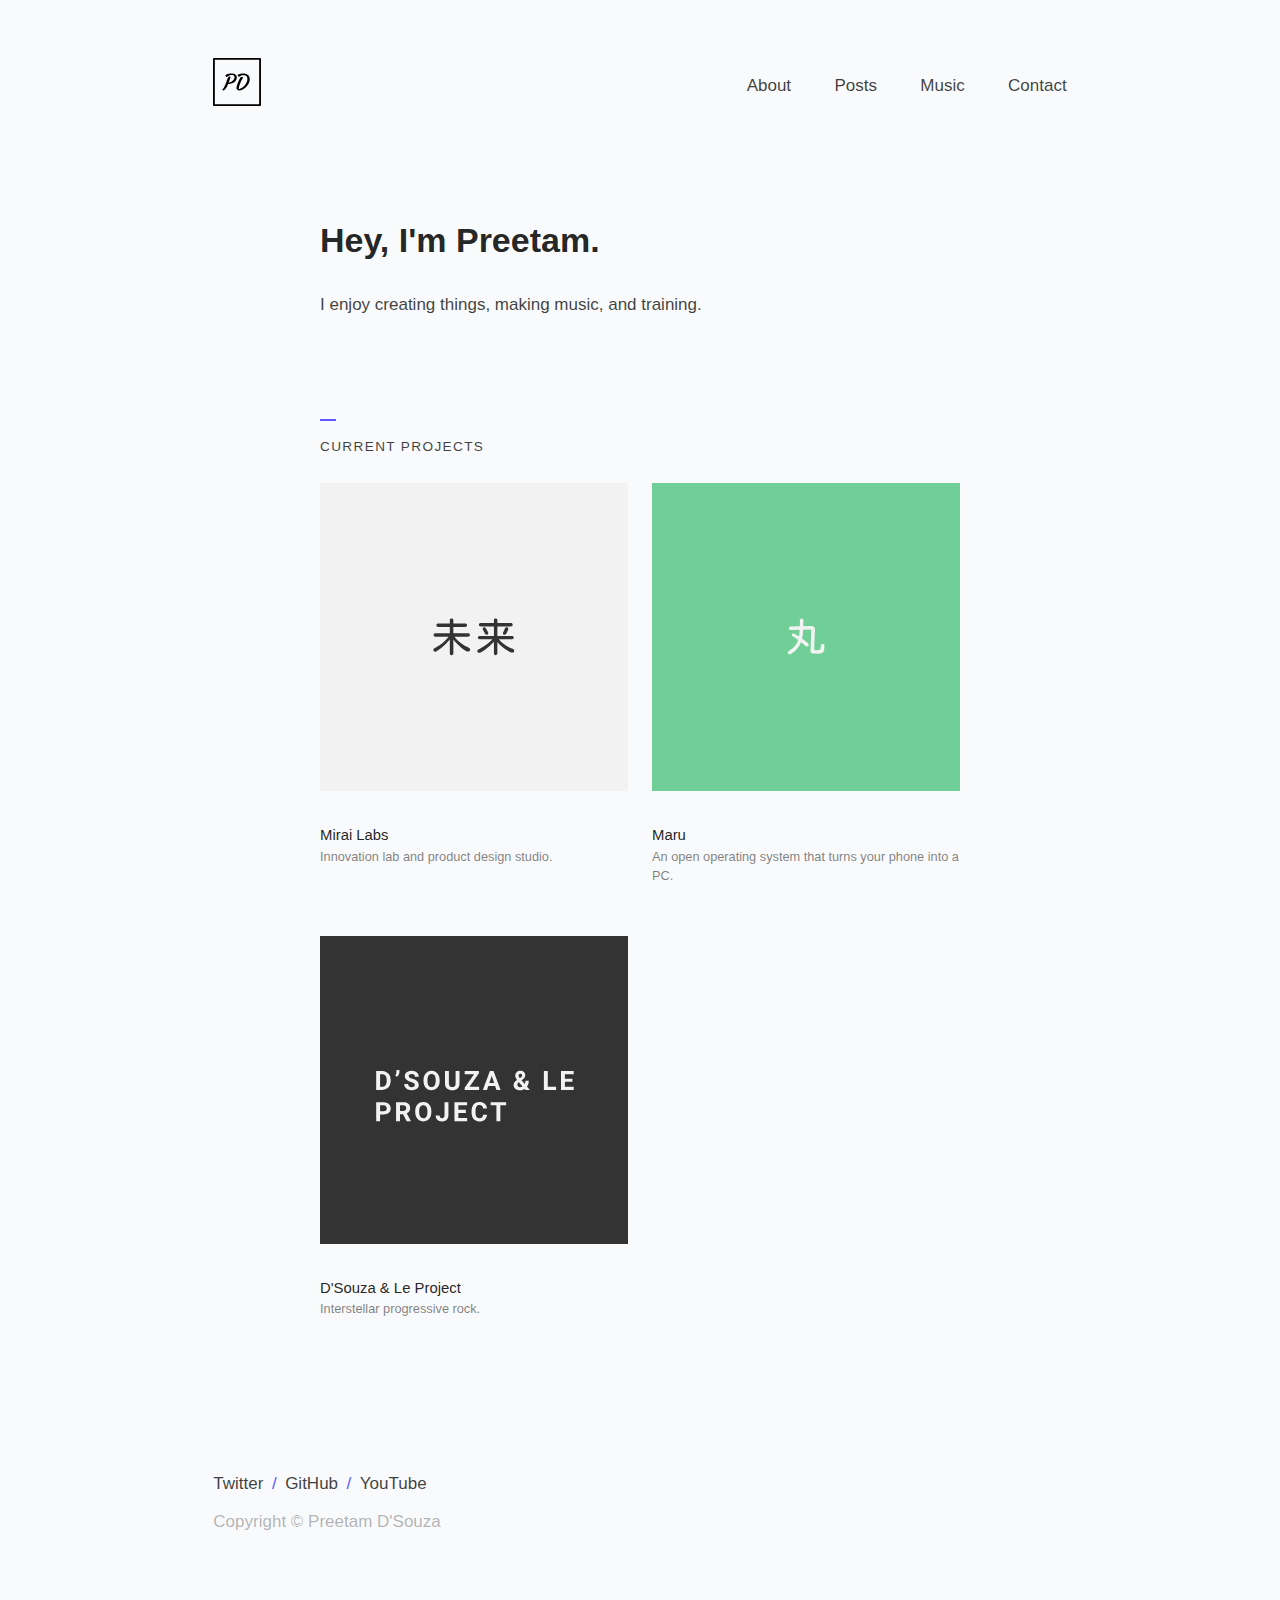
<file: index.html>
<!DOCTYPE html>
<html><head><meta charset="utf-8"><meta content="width=device-width, initial-scale=1.0" name="viewport"><title>Preetam D'Souza</title><meta content="Preetam D&apos;Souza" property="og:title"><meta content="summary" name="twitter:card"><link href="/main.css" rel="stylesheet"><script src="/js/main.js"></script><script async="async" src="https://www.googletagmanager.com/gtag/js?id=UA-69609702-2"></script><script src="/js/analytics.js"></script></head><body><html><header class="section container-lg flex justify-between items-center"><a class="invisible" href="/"><img class="logo" src="/images/icons/logo.svg"></a><nav><ol class="flex justify-between"><li><a href="/about/">About</a></li><li><a href="/post/">Posts</a></li><li><a href="/music/">Music</a></li><li><a href="/contact/">Contact</a></li></ol></nav></header></html><html><main><section class="section hero"><div class="container"><h1>Hey, I'm Preetam.</h1><p>I enjoy creating things, making music, and training.</p></div></section><section class="section"><div class="container"><header class="flex items-center"><h2 class="title uppercase tracking-widest text-sm text-normal">Current Projects</h2></header><div class="section-body"><div class="grid"><div class="grid-item"><div class="project"><div class="t--scale-on-hover"><a class="invisible" href="https://mirailabs.io"><img alt="Mirai Labs" src="images/projects/mirai.svg"></a></div><h1 class="text-sm font-normal mb-0">Mirai Labs</h1><h2 class="subtitle text-xs">Innovation lab and product design studio.</h2></div></div><div class="grid-item"><div class="project"><div class="t--scale-on-hover"><a class="invisible" href="https://maruos.com"><img alt="Maru" src="images/projects/maru.svg"></a></div><h1 class="text-sm font-normal mb-0">Maru</h1><h2 class="subtitle text-xs">An open operating system that turns your phone into a PC.</h2></div></div><div class="grid-item"><div class="project"><div class="t--scale-on-hover"><a class="invisible" href="https://dsouzaleproject.bandcamp.com"><img alt="D&apos;Souza &amp; Le Project" src="images/projects/dsouzaleproject.svg"></a></div><h1 class="text-sm font-normal mb-0">D'Souza & Le Project</h1><h2 class="subtitle text-xs">Interstellar progressive rock.</h2></div></div></div></div></div></section></main></html><html><footer class="section"><div class="container-lg flex flex-col items-start"><ol class="social flex justify-between items-start"><li><a class="invisible" href="https://twitter.com/preetamdsouza">Twitter</a><span class="separator mx-2">/</span></li><li><a class="invisible" href="https://github.com/pdsouza">GitHub</a><span class="separator mx-2">/</span></li><li><a class="invisible" href="https://www.youtube.com/channel/UCcRjxpCiZ2YkNZqAlzL_AQA">YouTube</a></li></ol><p class="text-dim">Copyright © Preetam D'Souza</p></div></footer></html></body></html>
</file>
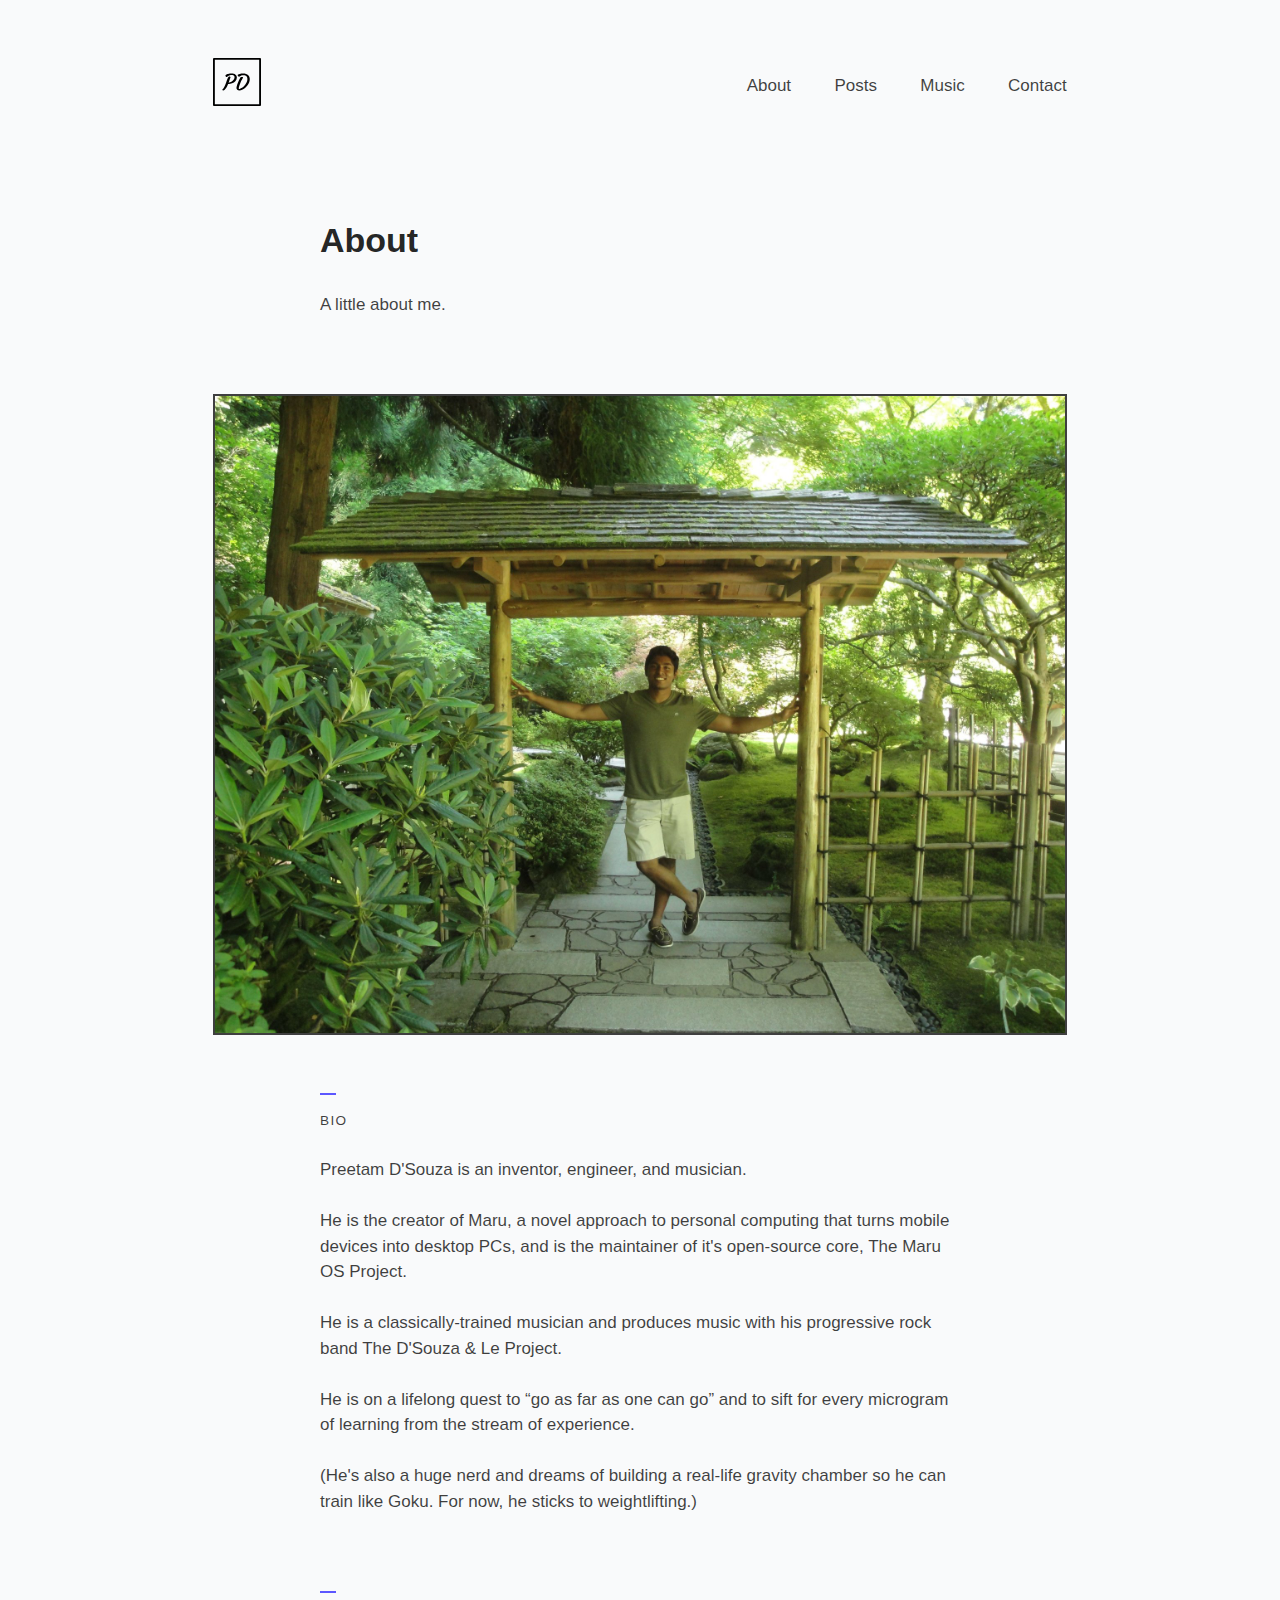
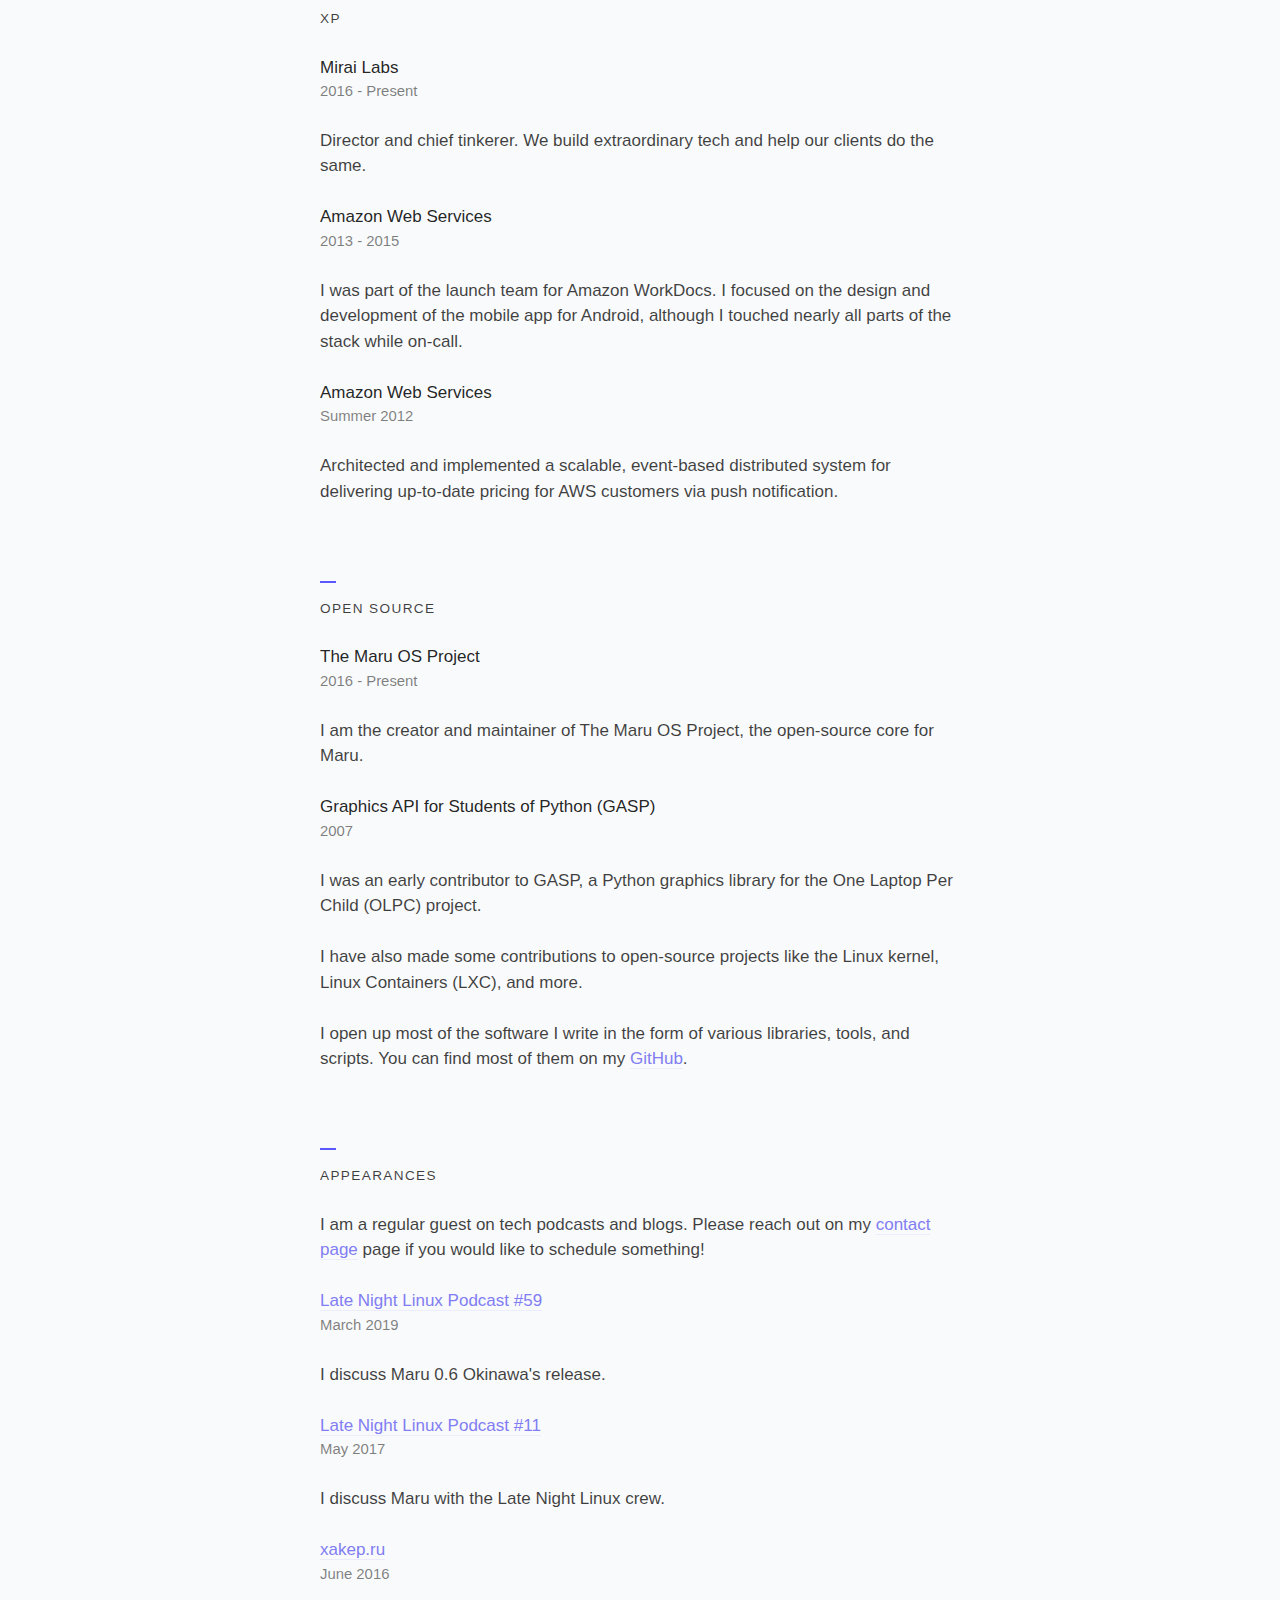
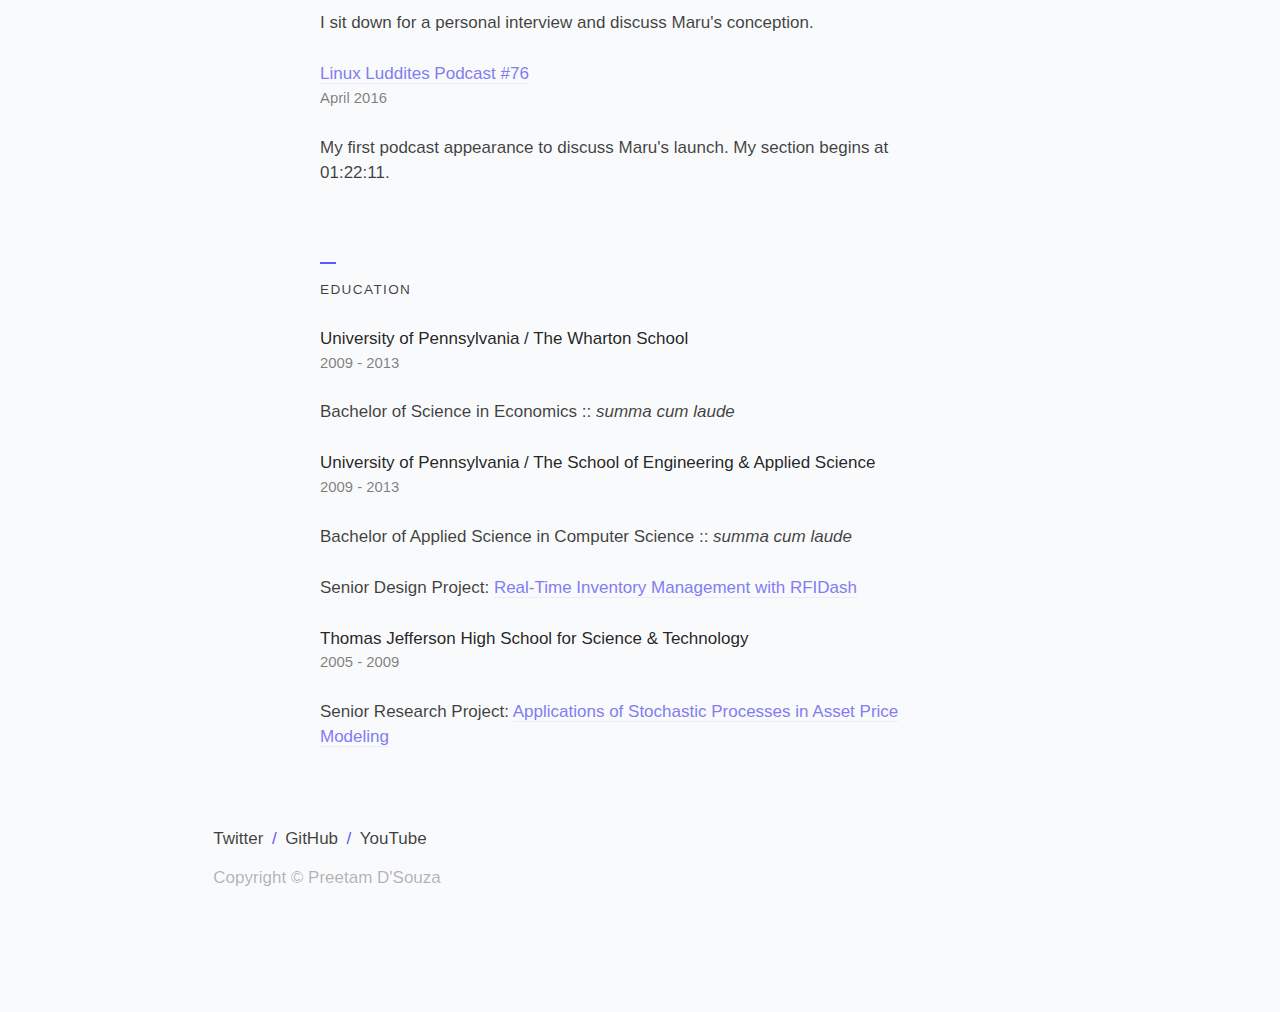
<file: about/index.html>
<!DOCTYPE html>
<html><head><meta charset="utf-8"><meta content="width=device-width, initial-scale=1.0" name="viewport"><title>Preetam D'Souza</title><meta content="Preetam D&apos;Souza" property="og:title"><meta content="summary" name="twitter:card"><link href="/main.css" rel="stylesheet"><script src="/js/main.js"></script><script async="async" src="https://www.googletagmanager.com/gtag/js?id=UA-69609702-2"></script><script src="/js/analytics.js"></script></head><body><html><header class="section container-lg flex justify-between items-center"><a class="invisible" href="/"><img class="logo" src="/images/icons/logo.svg"></a><nav><ol class="flex justify-between"><li><a href="/about/">About</a></li><li><a href="/post/">Posts</a></li><li><a href="/music/">Music</a></li><li><a href="/contact/">Contact</a></li></ol></nav></header></html><html><section class="section hero container"><h1>About</h1><p>A little about me.</p></section><section class="section container-lg"><img class="outlined" src="/images/me-zen.jpg"></section><section class="section"><div class="container"><header class="flex items-center"><h2 class="title uppercase tracking-widest text-sm text-normal">Bio</h2></header><div class="section-body"><p>Preetam D'Souza is an inventor, engineer, and musician.</p><p>He is the creator of Maru, a novel approach to personal computing that turns mobile devices into desktop PCs, and is the maintainer of it's open-source core, The Maru OS Project.</p><p>He is a classically-trained musician and produces music with his progressive rock band The D'Souza & Le Project.</p><p>He is on a lifelong quest to “go as far as one can go” and to sift for every microgram of learning from the stream of experience.</p><p>(He's also a huge nerd and dreams of building a real-life gravity chamber so he can train like Goku. For now, he sticks to weightlifting.)</p></div></div></section><section class="section"><div class="container"><header class="flex items-center"><h2 class="title uppercase tracking-widest text-sm text-normal">XP</h2></header><div class="section-body"><ol><li><h3 class="title text-base">Mirai Labs</h3><h4 class="subtitle text-sm">2016 - Present</h4><p>Director and chief tinkerer. We build extraordinary tech and help our clients do the same.</p></li><li><h3 class="title text-base">Amazon Web Services</h3><h4 class="subtitle text-sm">2013 - 2015</h4><p>I was part of the launch team for Amazon WorkDocs. I focused on the design and development of the mobile app for Android, although I touched nearly all parts of the stack while on-call.</p></li><li><h3 class="title text-base">Amazon Web Services</h3><h4 class="subtitle text-sm">Summer 2012</h4><p>Architected and implemented a scalable, event-based distributed system for delivering up-to-date pricing for AWS customers via push notification.</p></li></ol></div></div></section><section class="section"><div class="container"><header class="flex items-center"><h2 class="title uppercase tracking-widest text-sm text-normal">Open Source</h2></header><div class="section-body"><ol><li><h3 class="title text-base">The Maru OS Project</h3><h4 class="subtitle text-sm">2016 - Present</h4><p>I am the creator and maintainer of The Maru OS Project, the open-source core for Maru.</p></li><li><h3 class="title text-base">Graphics API for Students of Python (GASP)</h3><h4 class="subtitle text-sm">2007</h4><p>I was an early contributor to GASP, a Python graphics library for the One Laptop Per Child (OLPC) project.</p></li></ol><p>I have also made some contributions to open-source projects like the Linux kernel, Linux Containers (LXC), and more.</p><p>I open up most of the software I write in the form of various libraries, tools, and scripts. You can find most of them on my <a href="https://github.com/pdsouza">GitHub</a>.</p></div></div></section><section class="section"><div class="container"><header class="flex items-center"><h2 class="title uppercase tracking-widest text-sm text-normal">Appearances</h2></header><div class="section-body"><p>I am a regular guest on tech podcasts and blogs. Please reach out on my <a href="/contact/">contact page</a> page if you would like to schedule something!</p><ol><li><h3 class="title text-base"><a href="https://latenightlinux.com/late-night-linux-episode-59/">Late Night Linux Podcast #59</a></h3><h4 class="subtitle text-sm">March 2019</h4><p>I discuss Maru 0.6 Okinawa's release.</p></li><li><h3 class="title text-base"><a href="https://latenightlinux.com/late-night-linux-episode-11/">Late Night Linux Podcast #11</a></h3><h4 class="subtitle text-sm">May 2017</h4><p>I discuss Maru with the Late Night Linux crew.</p></li><li><h3 class="title text-base"><a href="https://xakep.ru/2016/06/03/maru-os-test/">xakep.ru</a></h3><h4 class="subtitle text-sm">June 2016</h4><p>I sit down for a personal interview and discuss Maru's conception.</p></li><li><h3 class="title text-base"><a href="https://linuxluddites.com/shows/episode-76">Linux Luddites Podcast #76</a></h3><h4 class="subtitle text-sm">April 2016</h4><p>My first podcast appearance to discuss Maru's launch. My section begins at 01:22:11.</p></li></ol></div></div></section><section class="section"><div class="container"><header class="flex items-center"><h2 class="title uppercase tracking-widest text-sm text-normal">Education</h2></header><div class="section-body"><ol><li><h3 class="title text-base">University of Pennsylvania / The Wharton School</h3><h4 class="subtitle text-sm">2009 - 2013</h4><p>Bachelor of Science in Economics :: <em>summa cum laude</em></p></li><li><h3 class="title text-base">University of Pennsylvania / The School of Engineering & Applied Science</h3><h4 class="subtitle text-sm">2009 - 2013</h4><p>Bachelor of Applied Science in Computer Science :: <em>summa cum laude</em></p></li><p>Senior Design Project: <a href="/papers/rfidash_pdsouza.pdf">Real-Time Inventory Management with RFIDash</a></p><li><h3 class="title text-base">Thomas Jefferson High School for Science & Technology</h3><h4 class="subtitle text-sm">2005 - 2009</h4><p>Senior Research Project: <a href="/papers/asset-price-modeling_pdsouza.pdf">Applications of Stochastic Processes in Asset Price Modeling</a></p></li></ol></div></div></section></html><html><footer class="section"><div class="container-lg flex flex-col items-start"><ol class="social flex justify-between items-start"><li><a class="invisible" href="https://twitter.com/preetamdsouza">Twitter</a><span class="separator mx-2">/</span></li><li><a class="invisible" href="https://github.com/pdsouza">GitHub</a><span class="separator mx-2">/</span></li><li><a class="invisible" href="https://www.youtube.com/channel/UCcRjxpCiZ2YkNZqAlzL_AQA">YouTube</a></li></ol><p class="text-dim">Copyright © Preetam D'Souza</p></div></footer></html></body></html>
</file>
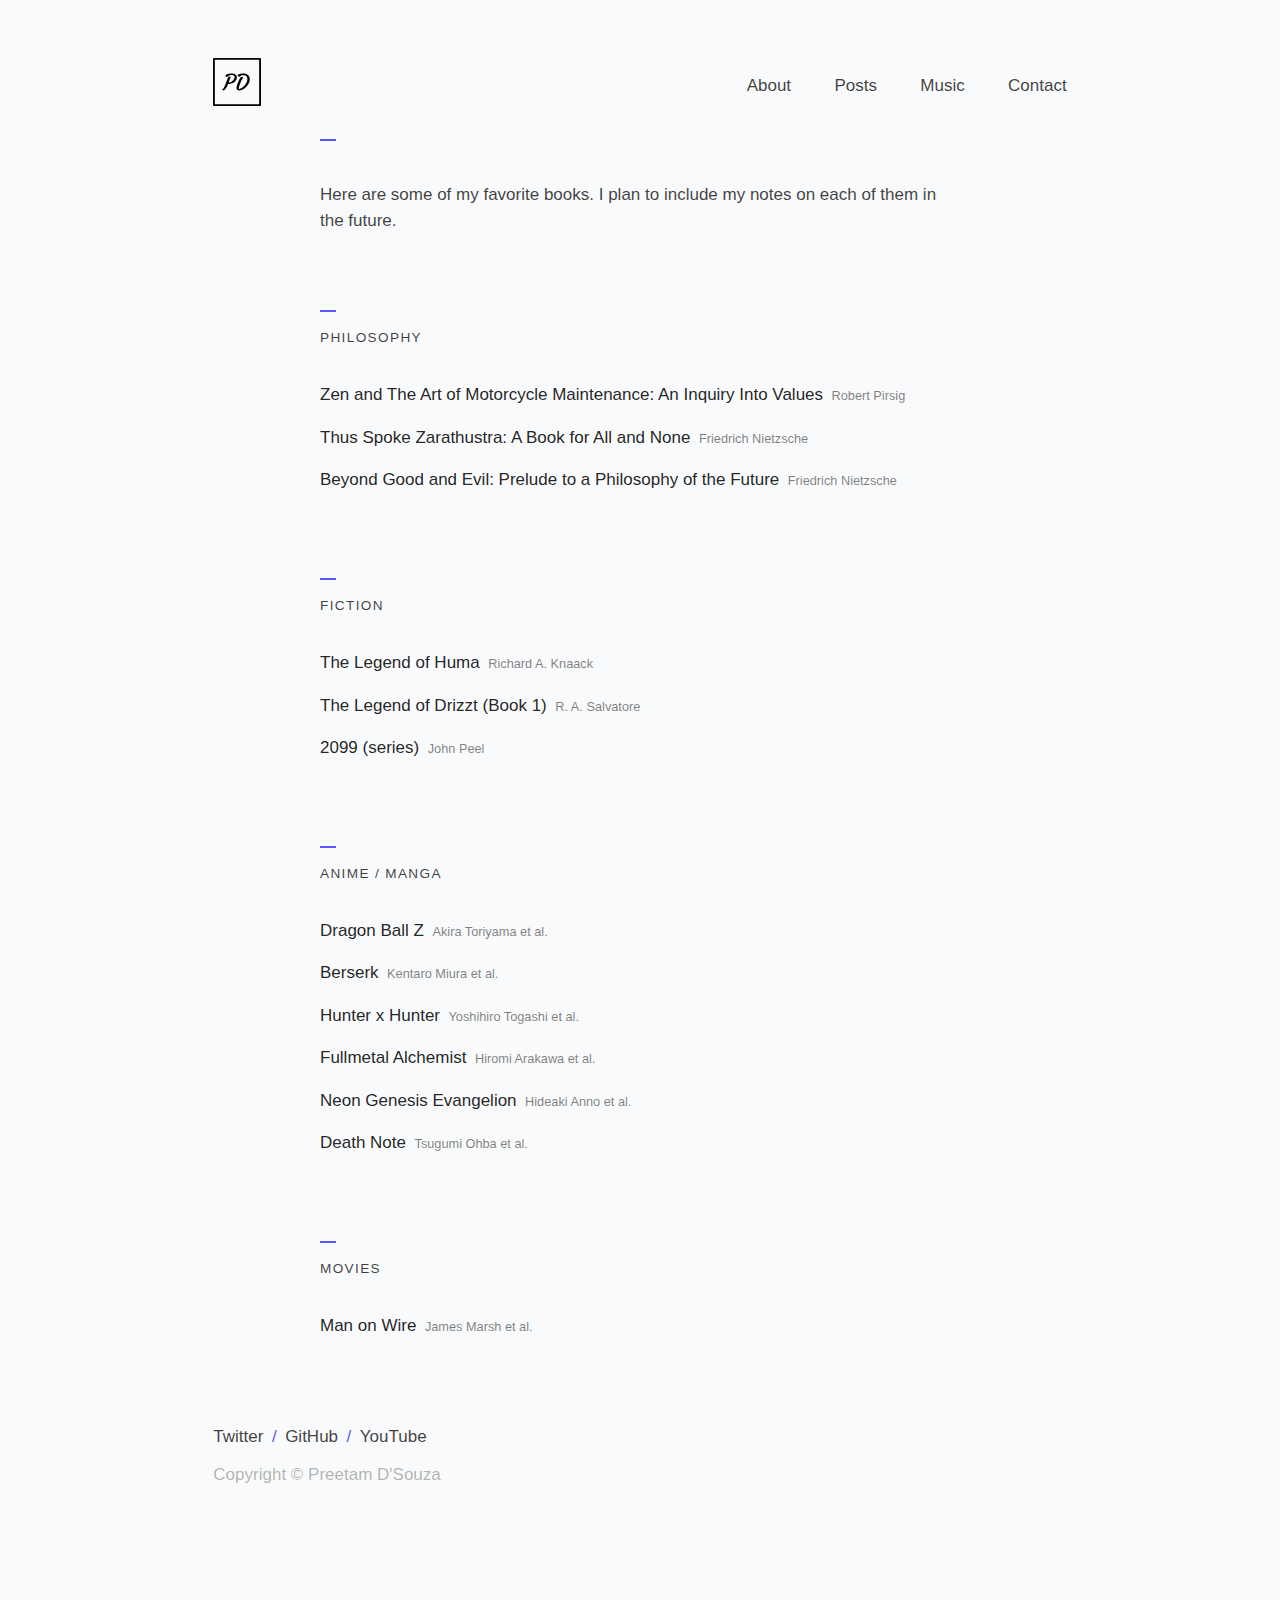
<file: books/index.html>
<!DOCTYPE html>
<html><head><meta charset="utf-8"><meta content="width=device-width, initial-scale=1.0" name="viewport"><title>Preetam D'Souza</title><meta content="Preetam D&apos;Souza" property="og:title"><meta content="summary" name="twitter:card"><link href="/main.css" rel="stylesheet"><script src="/js/main.js"></script><script async="async" src="https://www.googletagmanager.com/gtag/js?id=UA-69609702-2"></script><script src="/js/analytics.js"></script></head><body><html><header class="section container-lg flex justify-between items-center"><a class="invisible" href="/"><img class="logo" src="/images/icons/logo.svg"></a><nav><ol class="flex justify-between"><li><a href="/about/">About</a></li><li><a href="/post/">Posts</a></li><li><a href="/music/">Music</a></li><li><a href="/contact/">Contact</a></li></ol></nav></header></html><html><section class="section"><div class="container"><header class="flex items-center"><h2 class="title uppercase tracking-widest text-sm text-normal"></h2></header><div class="section-body"><p>Here are some of my favorite books. I plan to include my notes on each of them in the future.</p></div></div></section><section class="section"><div class="container"><header class="flex items-center"><h2 class="title uppercase tracking-widest text-sm text-normal">Philosophy</h2></header><div class="section-body"><ul><li><a class="invisible" href="https://amzn.to/3bZL7Ik"><div class="t--highlight-on-hover mb-0"><h1 class="text-base font-normal py-2 mb-0">Zen and The Art of Motorcycle Maintenance: An Inquiry Into Values<span class="text-gray-light text-xs mx-2">Robert Pirsig</span></h1></div></a></li><li><a class="invisible" href="https://amzn.to/3bX87aT"><div class="t--highlight-on-hover mb-0"><h1 class="text-base font-normal py-2 mb-0">Thus Spoke Zarathustra: A Book for All and None<span class="text-gray-light text-xs mx-2">Friedrich Nietzsche</span></h1></div></a></li><li><a class="invisible" href="https://amzn.to/2wCR25T"><div class="t--highlight-on-hover mb-0"><h1 class="text-base font-normal py-2 mb-0">Beyond Good and Evil: Prelude to a Philosophy of the Future<span class="text-gray-light text-xs mx-2">Friedrich Nietzsche</span></h1></div></a></li></ul></div></div></section><section class="section"><div class="container"><header class="flex items-center"><h2 class="title uppercase tracking-widest text-sm text-normal">Fiction</h2></header><div class="section-body"><ul><li><a class="invisible" href="https://amzn.to/2v9JyqD"><div class="t--highlight-on-hover mb-0"><h1 class="text-base font-normal py-2 mb-0">The Legend of Huma<span class="text-gray-light text-xs mx-2">Richard A. Knaack</span></h1></div></a></li><li><a class="invisible" href="https://amzn.to/2VaQP3V"><div class="t--highlight-on-hover mb-0"><h1 class="text-base font-normal py-2 mb-0">The Legend of Drizzt (Book 1)<span class="text-gray-light text-xs mx-2">R. A. Salvatore</span></h1></div></a></li><li><a class="invisible" href="https://amzn.to/2Pd1PtQ"><div class="t--highlight-on-hover mb-0"><h1 class="text-base font-normal py-2 mb-0">2099 (series)<span class="text-gray-light text-xs mx-2">John Peel</span></h1></div></a></li></ul></div></div></section><section class="section"><div class="container"><header class="flex items-center"><h2 class="title uppercase tracking-widest text-sm text-normal">Anime / Manga</h2></header><div class="section-body"><ul><li><a class="invisible"><div class="t--highlight-on-hover mb-0"><h1 class="text-base font-normal py-2 mb-0">Dragon Ball Z<span class="text-gray-light text-xs mx-2">Akira Toriyama et al.</span></h1></div></a></li><li><a class="invisible"><div class="t--highlight-on-hover mb-0"><h1 class="text-base font-normal py-2 mb-0">Berserk<span class="text-gray-light text-xs mx-2">Kentaro Miura et al.</span></h1></div></a></li><li><a class="invisible"><div class="t--highlight-on-hover mb-0"><h1 class="text-base font-normal py-2 mb-0">Hunter x Hunter<span class="text-gray-light text-xs mx-2">Yoshihiro Togashi et al.</span></h1></div></a></li><li><a class="invisible"><div class="t--highlight-on-hover mb-0"><h1 class="text-base font-normal py-2 mb-0">Fullmetal Alchemist<span class="text-gray-light text-xs mx-2">Hiromi Arakawa et al.</span></h1></div></a></li><li><a class="invisible"><div class="t--highlight-on-hover mb-0"><h1 class="text-base font-normal py-2 mb-0">Neon Genesis Evangelion<span class="text-gray-light text-xs mx-2">Hideaki Anno et al.</span></h1></div></a></li><li><a class="invisible"><div class="t--highlight-on-hover mb-0"><h1 class="text-base font-normal py-2 mb-0">Death Note<span class="text-gray-light text-xs mx-2">Tsugumi Ohba et al.</span></h1></div></a></li></ul></div></div></section><section class="section"><div class="container"><header class="flex items-center"><h2 class="title uppercase tracking-widest text-sm text-normal">Movies</h2></header><div class="section-body"><ul><li><a class="invisible" href="/note/man-on-wire/"><div class="t--highlight-on-hover mb-0"><h1 class="text-base font-normal py-2 mb-0">Man on Wire<span class="text-gray-light text-xs mx-2">James Marsh et al.</span></h1></div></a></li></ul></div></div></section></html><html><footer class="section"><div class="container-lg flex flex-col items-start"><ol class="social flex justify-between items-start"><li><a class="invisible" href="https://twitter.com/preetamdsouza">Twitter</a><span class="separator mx-2">/</span></li><li><a class="invisible" href="https://github.com/pdsouza">GitHub</a><span class="separator mx-2">/</span></li><li><a class="invisible" href="https://www.youtube.com/channel/UCcRjxpCiZ2YkNZqAlzL_AQA">YouTube</a></li></ol><p class="text-dim">Copyright © Preetam D'Souza</p></div></footer></html></body></html>
</file>
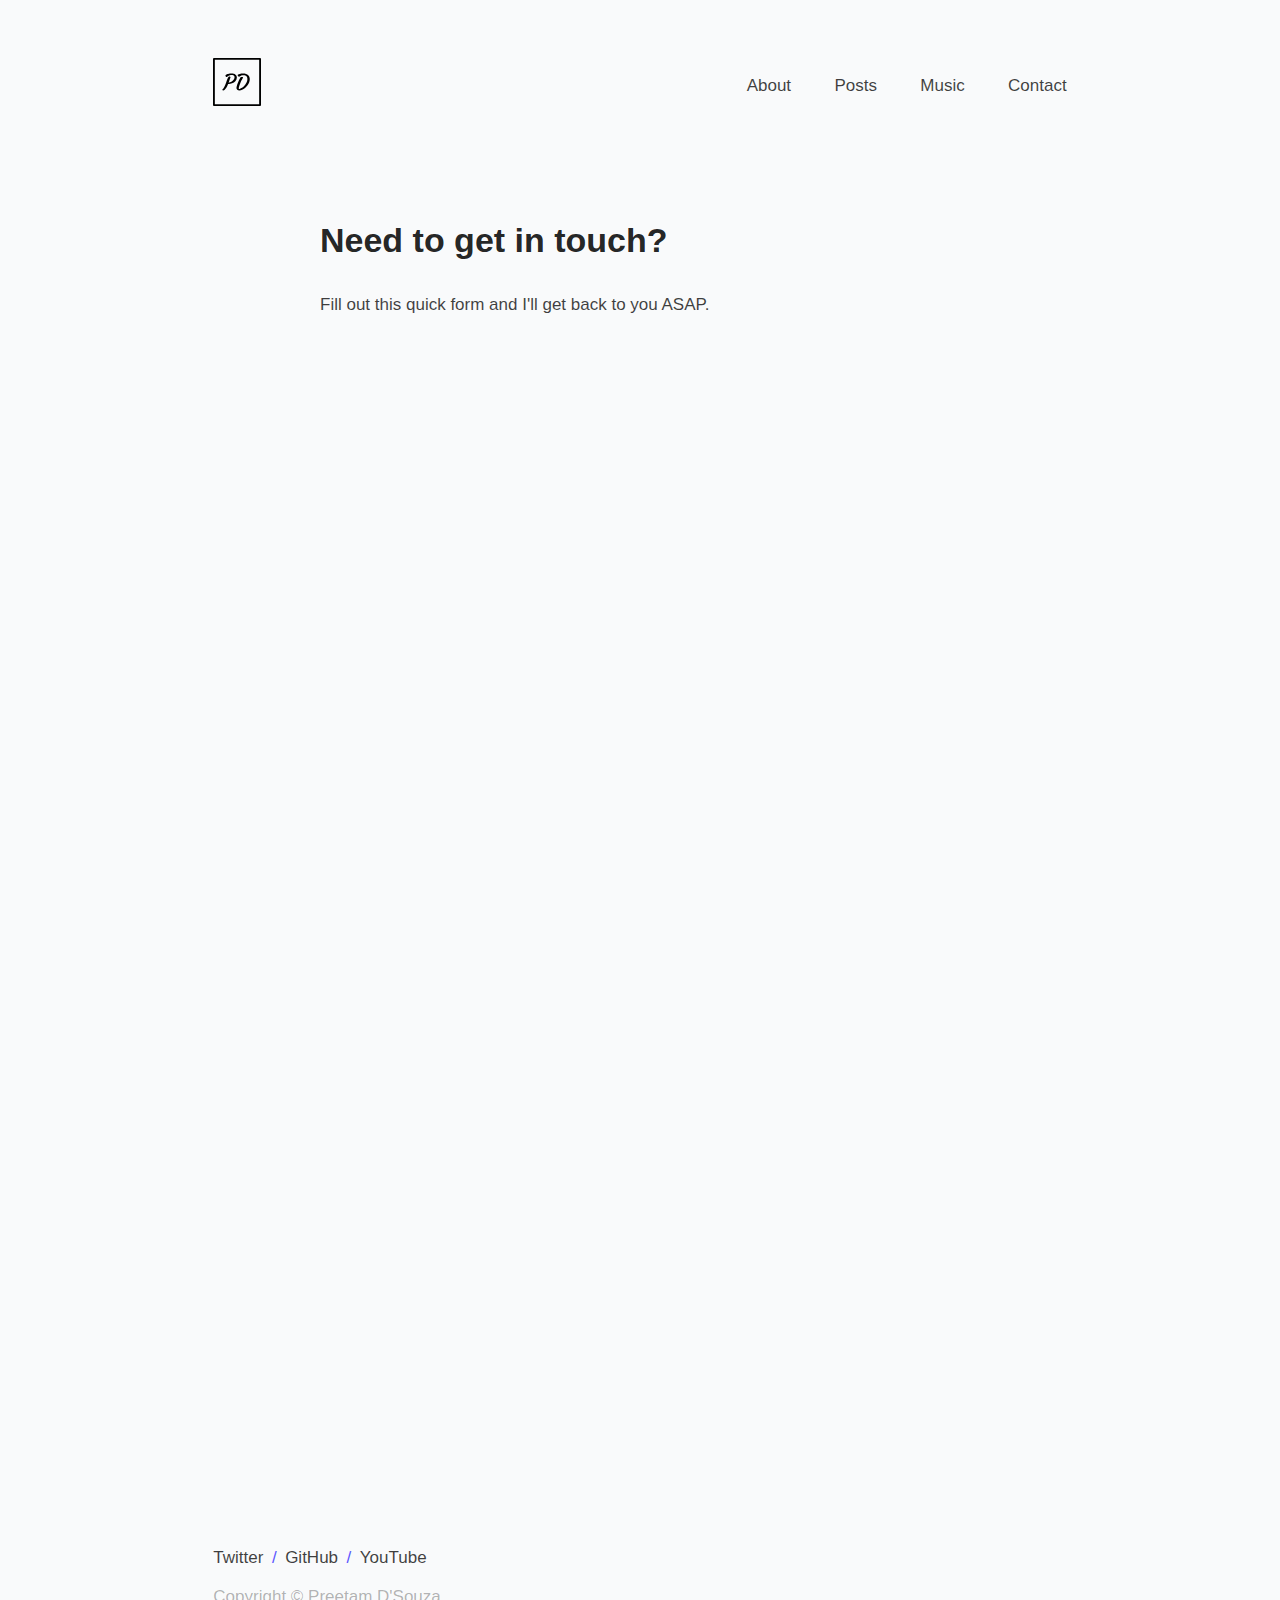
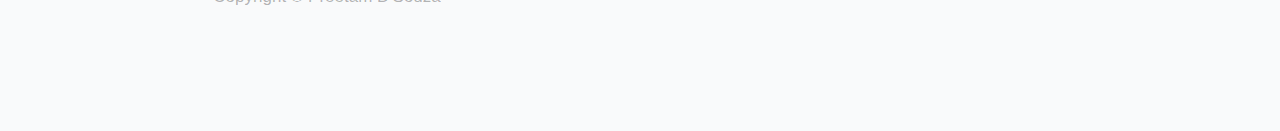
<file: contact/index.html>
<!DOCTYPE html>
<html><head><meta charset="utf-8"><meta content="width=device-width, initial-scale=1.0" name="viewport"><title>Preetam D'Souza</title><meta content="Preetam D&apos;Souza" property="og:title"><meta content="summary" name="twitter:card"><link href="/main.css" rel="stylesheet"><script src="/js/main.js"></script><script async="async" src="https://www.googletagmanager.com/gtag/js?id=UA-69609702-2"></script><script src="/js/analytics.js"></script></head><body><html><header class="section container-lg flex justify-between items-center"><a class="invisible" href="/"><img class="logo" src="/images/icons/logo.svg"></a><nav><ol class="flex justify-between"><li><a href="/about/">About</a></li><li><a href="/post/">Posts</a></li><li><a href="/music/">Music</a></li><li><a href="/contact/">Contact</a></li></ol></nav></header></html><main><section class="section hero container"><h1>Need to get in touch?</h1><p>Fill out this quick form and I'll get back to you ASAP.</p></section><section class="section"><div class="container"><div class="embed-container-gform"><iframe frameborder="0" marginheight="0" marginwidth="0" src="https://docs.google.com/forms/d/e/1FAIpQLSdOYUhSYIyEosRvhTtuZ5J7QNssu9iBf1WbL4sbRxdbngVxVg/viewform?embedded=true">Loading...</iframe></div></div></section></main><html><footer class="section"><div class="container-lg flex flex-col items-start"><ol class="social flex justify-between items-start"><li><a class="invisible" href="https://twitter.com/preetamdsouza">Twitter</a><span class="separator mx-2">/</span></li><li><a class="invisible" href="https://github.com/pdsouza">GitHub</a><span class="separator mx-2">/</span></li><li><a class="invisible" href="https://www.youtube.com/channel/UCcRjxpCiZ2YkNZqAlzL_AQA">YouTube</a></li></ol><p class="text-dim">Copyright © Preetam D'Souza</p></div></footer></html></body></html>
</file>
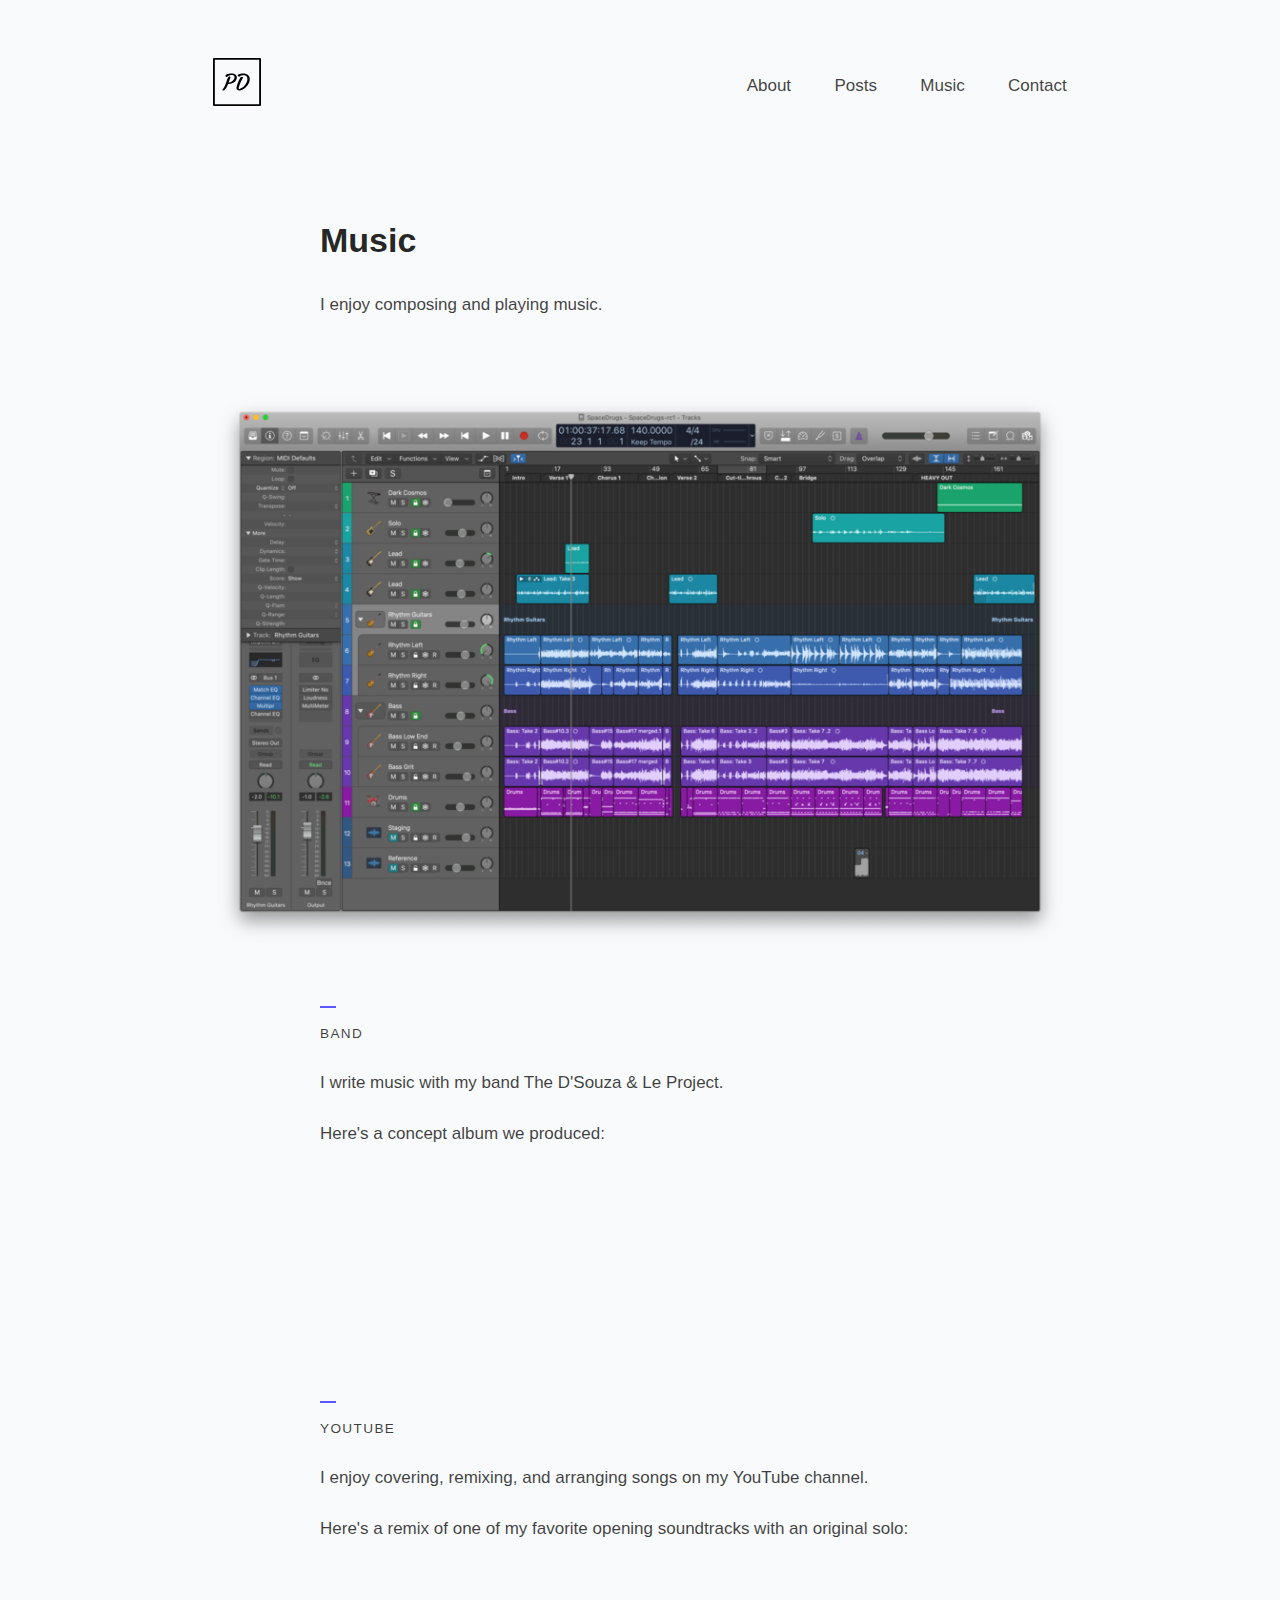
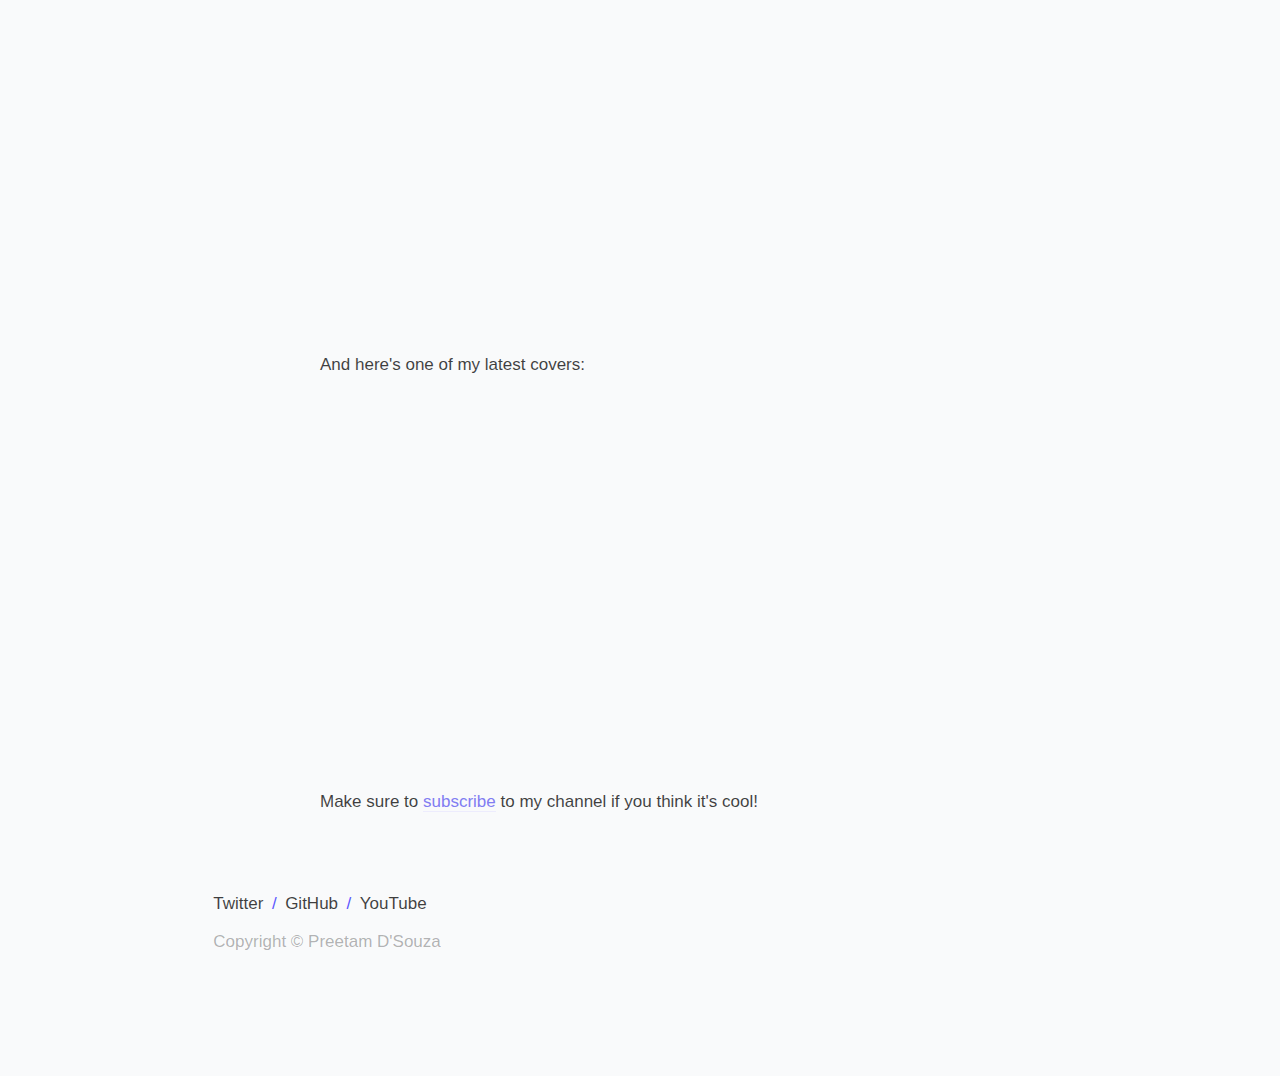
<file: music/index.html>
<!DOCTYPE html>
<html><head><meta charset="utf-8"><meta content="width=device-width, initial-scale=1.0" name="viewport"><title>Preetam D'Souza</title><meta content="Preetam D&apos;Souza" property="og:title"><meta content="summary" name="twitter:card"><link href="/main.css" rel="stylesheet"><script src="/js/main.js"></script><script async="async" src="https://www.googletagmanager.com/gtag/js?id=UA-69609702-2"></script><script src="/js/analytics.js"></script></head><body><html><header class="section container-lg flex justify-between items-center"><a class="invisible" href="/"><img class="logo" src="/images/icons/logo.svg"></a><nav><ol class="flex justify-between"><li><a href="/about/">About</a></li><li><a href="/post/">Posts</a></li><li><a href="/music/">Music</a></li><li><a href="/contact/">Contact</a></li></ol></nav></header></html><html><section class="section hero container"><h1>Music</h1><p>I enjoy composing and playing music.</p></section><section class="section container-lg"><img sizes="66vw" src="/images/logic@2x.png" srcset="/images/logic.png 896w, /images/logic@2x.png 1792w"></section><section class="section"><div class="container"><header class="flex items-center"><h2 class="title uppercase tracking-widest text-sm text-normal">Band</h2></header><div class="section-body"><p>I write music with my band The D'Souza & Le Project.</p><p>Here's a concept album we produced:</p><iframe seamless="seamless" src="https://bandcamp.com/EmbeddedPlayer/album=3217870219/size=large/bgcol=ffffff/linkcol=ff5252/tracklist=false/artwork=small/transparent=true/" style="border: 0; width: 100%; height: 120px"><a href="http://dsouzaleproject.bandcamp.com/album/eclipse-2017">Eclipse (2017) by D'Souza & Le Project</a></iframe></div></div></section><section class="section"><div class="container"><header class="flex items-center"><h2 class="title uppercase tracking-widest text-sm text-normal">YouTube</h2></header><div class="section-body"><p>I enjoy covering, remixing, and arranging songs on my YouTube channel.</p><p>Here's a remix of one of my favorite opening soundtracks with an original solo:</p><div class="embed-container"><iframe allow="accelerometer; autoplay; encrypted-media; gyroscope; picture-in-picture" allowfullscreen="allowfullscreen" frameborder="0" src="https://www.youtube-nocookie.com/embed/iH1VXtQRdaE"></iframe></div><p>And here's one of my latest covers:</p><div class="embed-container"><iframe allow="accelerometer; autoplay; encrypted-media; gyroscope; picture-in-picture" allowfullscreen="allowfullscreen" frameborder="0" src="https://www.youtube-nocookie.com/embed/oKhqMegmFKE"></iframe></div><p>Make sure to <a href="http://www.youtube.com/channel/UCcRjxpCiZ2YkNZqAlzL_AQA?sub_confirmation=1">subscribe</a> to my channel if you think it's cool!</p></div></div></section></html><html><footer class="section"><div class="container-lg flex flex-col items-start"><ol class="social flex justify-between items-start"><li><a class="invisible" href="https://twitter.com/preetamdsouza">Twitter</a><span class="separator mx-2">/</span></li><li><a class="invisible" href="https://github.com/pdsouza">GitHub</a><span class="separator mx-2">/</span></li><li><a class="invisible" href="https://www.youtube.com/channel/UCcRjxpCiZ2YkNZqAlzL_AQA">YouTube</a></li></ol><p class="text-dim">Copyright © Preetam D'Souza</p></div></footer></html></body></html>
</file>
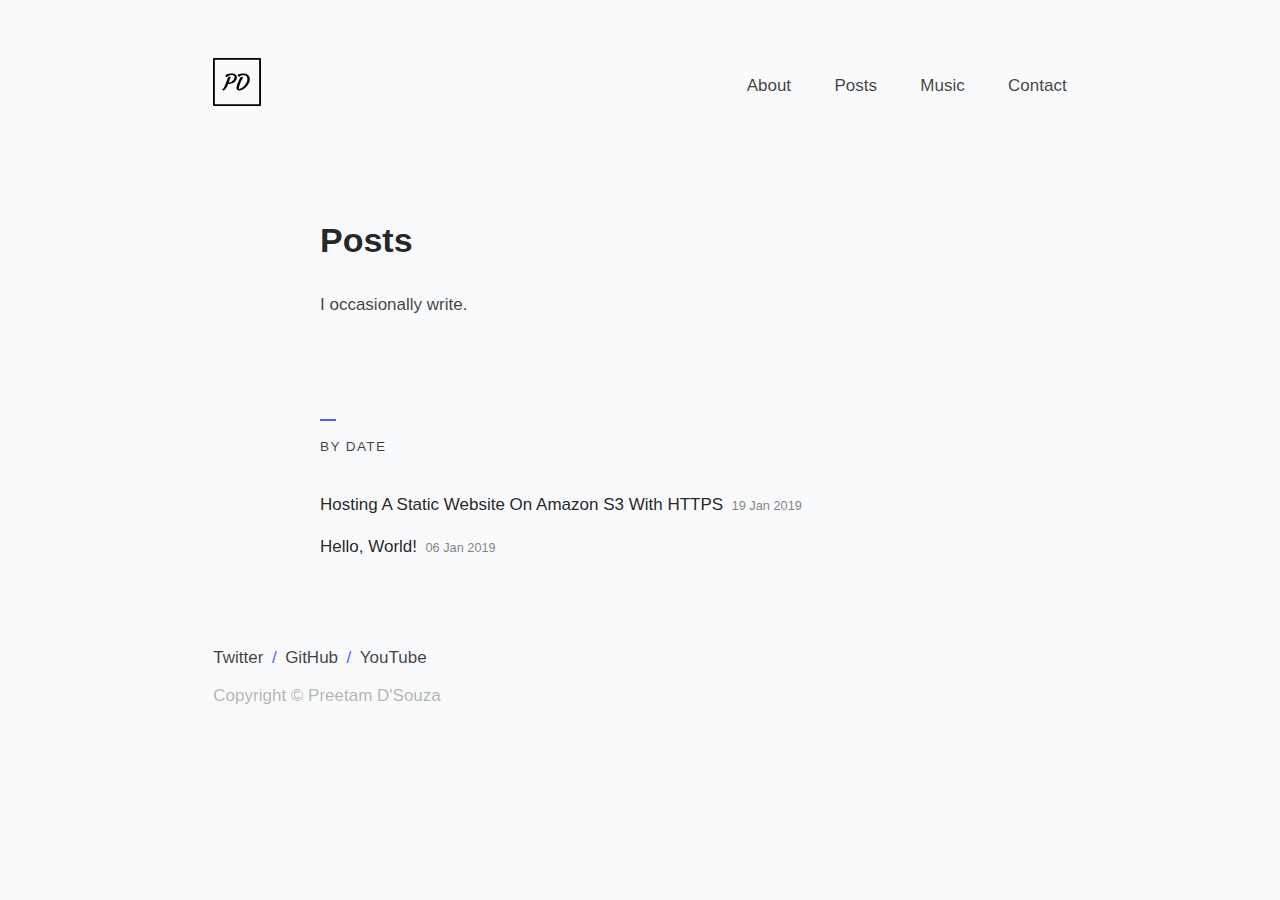
<file: post/index.html>
<!DOCTYPE html>
<html><head><meta charset="utf-8"><meta content="width=device-width, initial-scale=1.0" name="viewport"><title>Preetam D'Souza</title><meta content="Preetam D&apos;Souza" property="og:title"><meta content="summary" name="twitter:card"><link href="/main.css" rel="stylesheet"><script src="/js/main.js"></script><script async="async" src="https://www.googletagmanager.com/gtag/js?id=UA-69609702-2"></script><script src="/js/analytics.js"></script></head><body><html><header class="section container-lg flex justify-between items-center"><a class="invisible" href="/"><img class="logo" src="/images/icons/logo.svg"></a><nav><ol class="flex justify-between"><li><a href="/about/">About</a></li><li><a href="/post/">Posts</a></li><li><a href="/music/">Music</a></li><li><a href="/contact/">Contact</a></li></ol></nav></header></html><html><section class="section hero"><div class="container"><h1>Posts</h1><p>I occasionally write.</p></div></section><section class="section"><div class="container"><header class="flex items-center"><h2 class="title uppercase tracking-widest text-sm text-normal">By Date</h2></header><div class="section-body"><ol><li><html><a href="/post/s3-static-hosting-https/"><div class="t--highlight-on-hover py-2 mb-0"><h1 class="text-base font-normal mb-0">Hosting A Static Website On Amazon S3 With HTTPS<span class="text-gray-light text-xs mx-2">19 Jan 2019</span></h1></div></a></html></li><li><html><a href="/post/hello-world/"><div class="t--highlight-on-hover py-2 mb-0"><h1 class="text-base font-normal mb-0">Hello, World!<span class="text-gray-light text-xs mx-2">06 Jan 2019</span></h1></div></a></html></li></ol></div></div></section></html><html><footer class="section"><div class="container-lg flex flex-col items-start"><ol class="social flex justify-between items-start"><li><a class="invisible" href="https://twitter.com/preetamdsouza">Twitter</a><span class="separator mx-2">/</span></li><li><a class="invisible" href="https://github.com/pdsouza">GitHub</a><span class="separator mx-2">/</span></li><li><a class="invisible" href="https://www.youtube.com/channel/UCcRjxpCiZ2YkNZqAlzL_AQA">YouTube</a></li></ol><p class="text-dim">Copyright © Preetam D'Souza</p></div></footer></html></body></html>
</file>
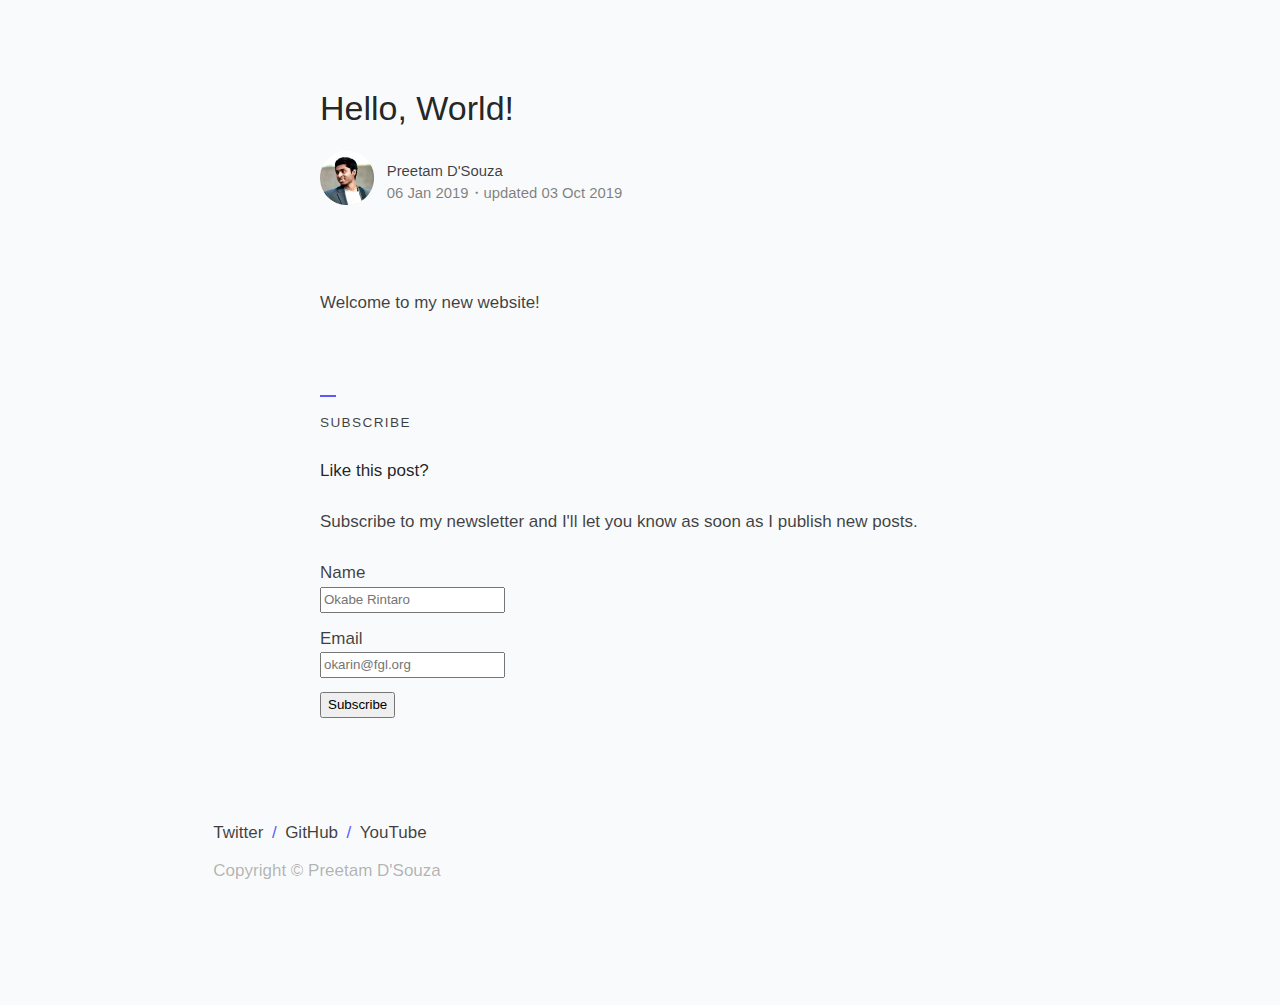
<file: post/hello-world/index.html>
<!DOCTYPE html>
<html><head><meta charset="utf-8"><meta content="width=device-width, initial-scale=1.0" name="viewport"><title>Hello, World!</title><meta content="Hello, World!" property="og:title"><meta content="summary" name="twitter:card"><link href="/main.css" rel="stylesheet"><script src="/js/main.js"></script><script async="async" src="https://www.googletagmanager.com/gtag/js?id=UA-69609702-2"></script><script src="/js/analytics.js"></script></head><body><main><header class="section post-header"><div class="container"><h1 class="title">Hello, World!</h1><div class="meta flex items-center"><a class="avatar invisible" href="/"><img src="/images/avatar.png"></a><div class="text-sm"><a class="invisible" href="/">Preetam D'Souza</a><p class="text-gray-light">06 Jan 2019・updated 03 Oct 2019</p></div></div></div></header><section class="section"><div class="container"><div class="post-content"><p>Welcome to my new website!</p></div></div></section><section class="section"><div class="container"><header class="flex items-center"><h2 class="title uppercase tracking-widest text-sm text-normal">Subscribe</h2></header><div class="section-body"><div class="newsletter-form"><h3 class="title">Like this post?</h3><p>Subscribe to my newsletter and I'll let you know as soon as I publish new posts.</p><form accept-charset="utf-8" action="https://sendy.dsouzalabs.com/subscribe" method="post"><div class="field"><label>Name</label><div class="control"><input name="name" placeholder="Okabe Rintaro" type="text"></div></div><div class="field"><label>Email</label><div class="control"><input name="email" placeholder="okarin@fgl.org" type="email"></div></div><div class="field"><div class="control"><input name="list" type="hidden" value="892fuWTNd6bgy892e7ocDT892OwQ"><button class="button is-light" name="submit" type="submit">Subscribe</button></div></div></form></div></div></div></section></main><html><footer class="section"><div class="container-lg flex flex-col items-start"><ol class="social flex justify-between items-start"><li><a class="invisible" href="https://twitter.com/preetamdsouza">Twitter</a><span class="separator mx-2">/</span></li><li><a class="invisible" href="https://github.com/pdsouza">GitHub</a><span class="separator mx-2">/</span></li><li><a class="invisible" href="https://www.youtube.com/channel/UCcRjxpCiZ2YkNZqAlzL_AQA">YouTube</a></li></ol><p class="text-dim">Copyright © Preetam D'Souza</p></div></footer></html></body></html>
</file>
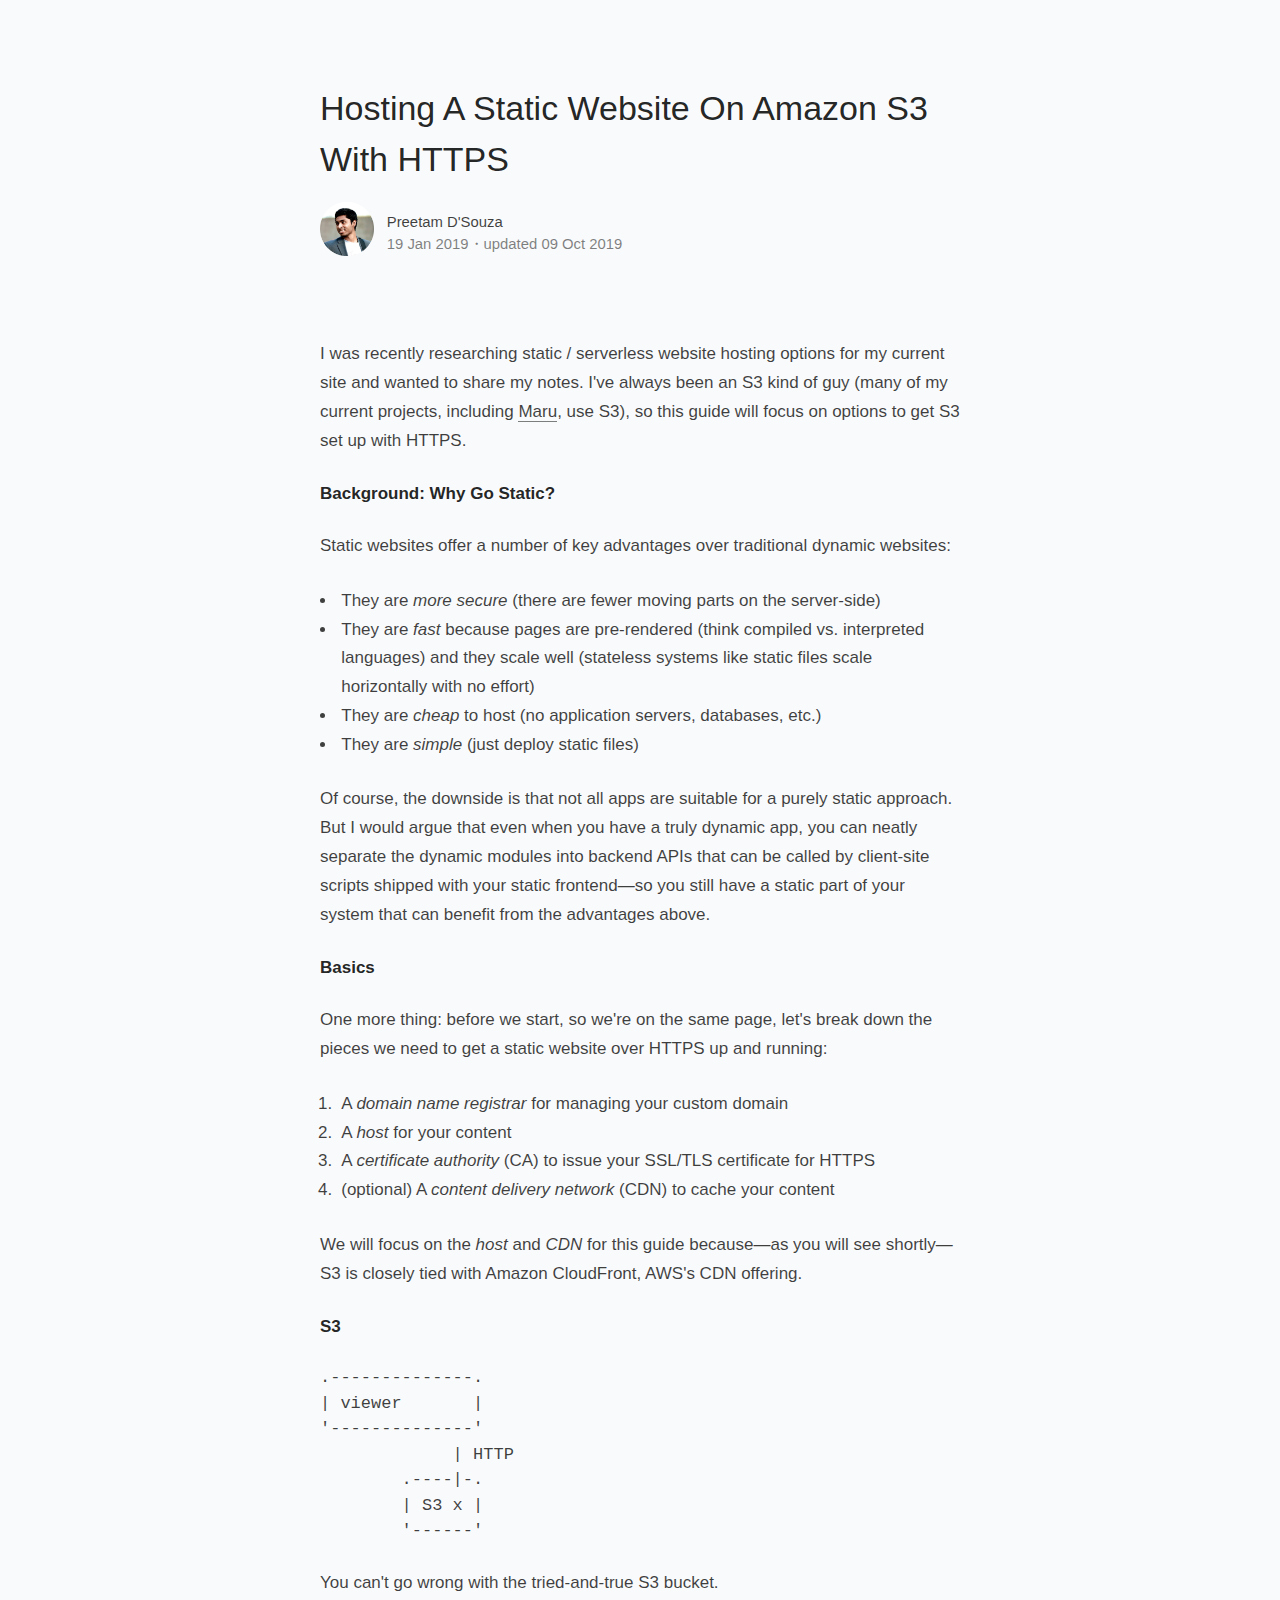
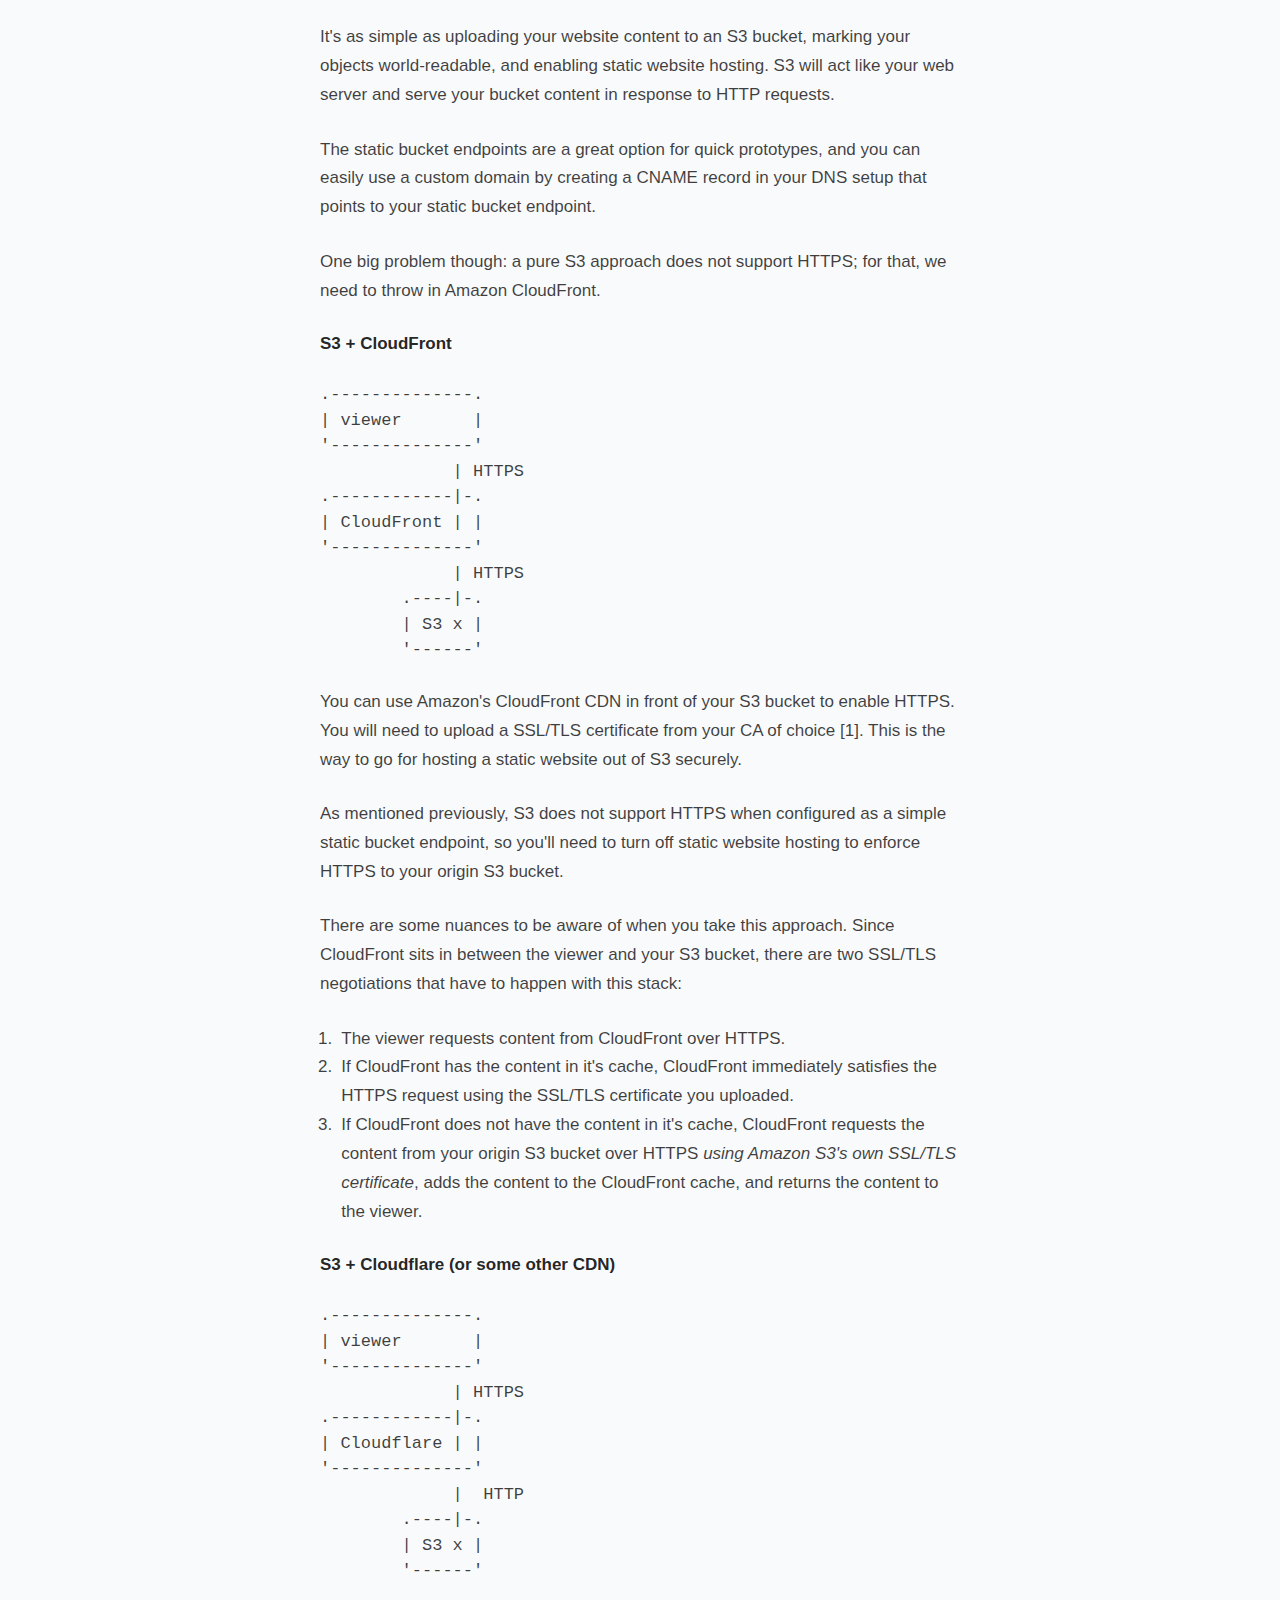
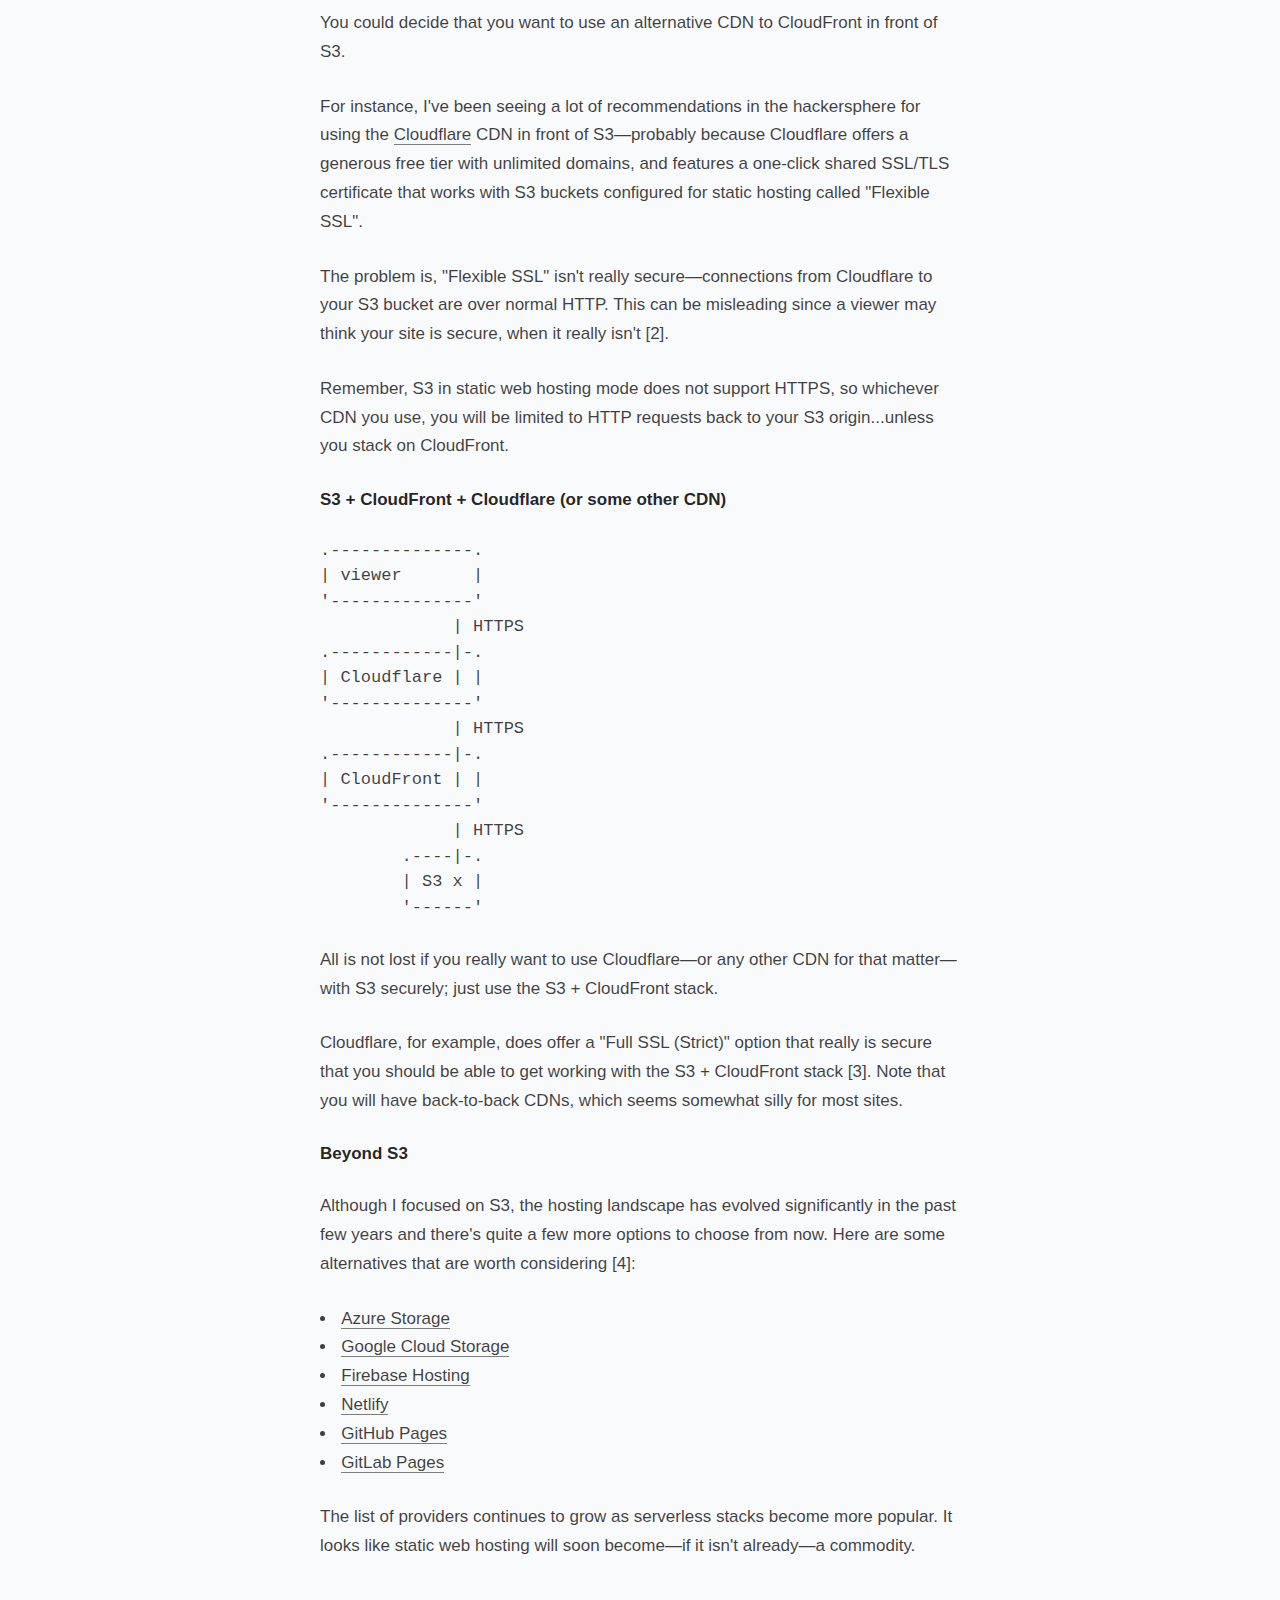
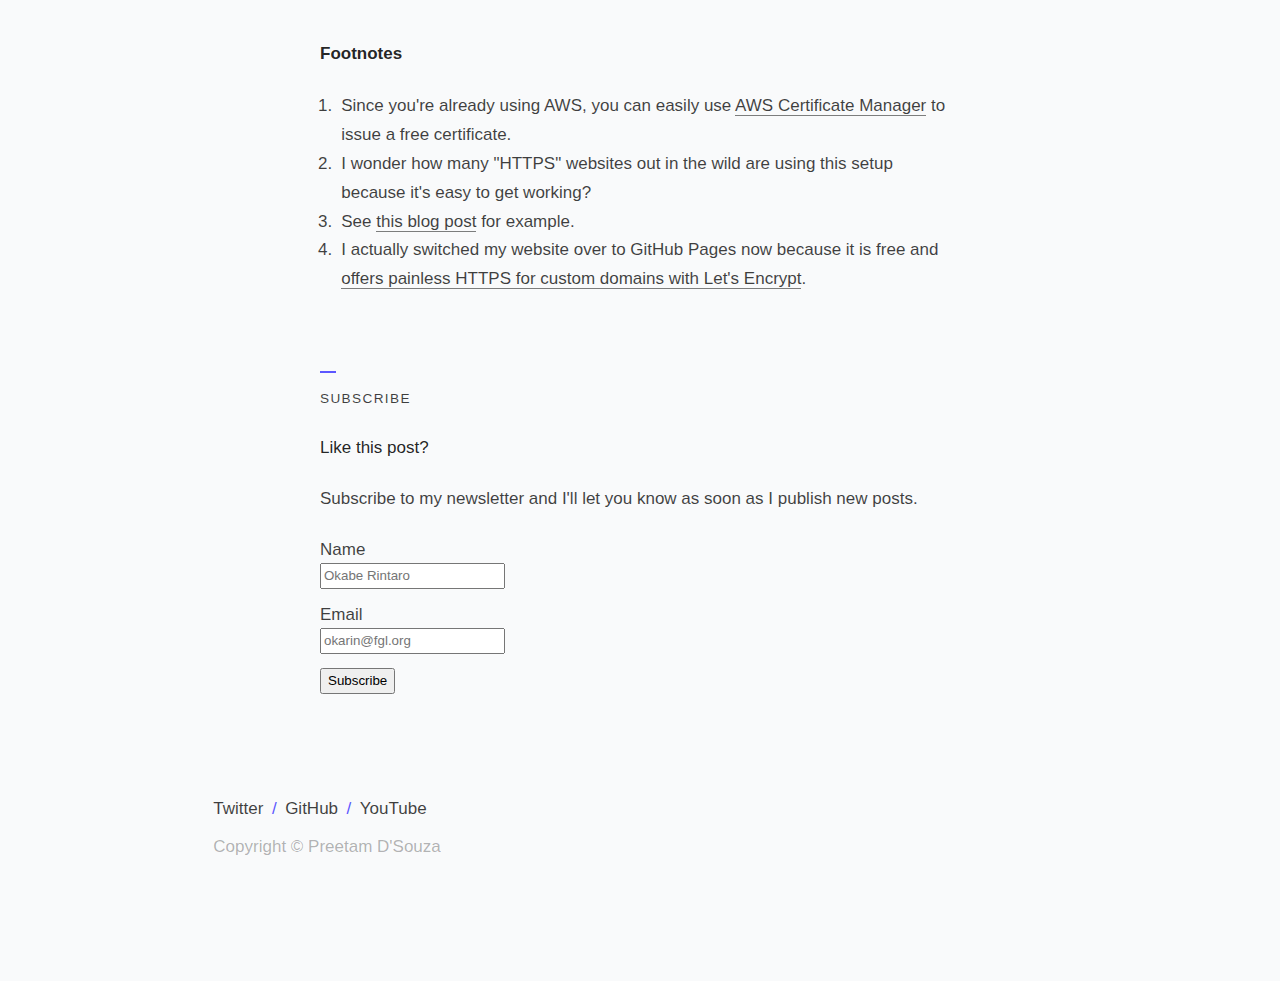
<file: post/s3-static-hosting-https/index.html>
<!DOCTYPE html>
<html><head><meta charset="utf-8"><meta content="width=device-width, initial-scale=1.0" name="viewport"><title>Hosting A Static Website On Amazon S3 With HTTPS</title><meta content="Hosting A Static Website On Amazon S3 With HTTPS" property="og:title"><meta content="summary" name="twitter:card"><link href="/main.css" rel="stylesheet"><script src="/js/main.js"></script><script async="async" src="https://www.googletagmanager.com/gtag/js?id=UA-69609702-2"></script><script src="/js/analytics.js"></script></head><body><main><header class="section post-header"><div class="container"><h1 class="title">Hosting A Static Website On Amazon S3 With HTTPS</h1><div class="meta flex items-center"><a class="avatar invisible" href="/"><img src="/images/avatar.png"></a><div class="text-sm"><a class="invisible" href="/">Preetam D'Souza</a><p class="text-gray-light">19 Jan 2019・updated 09 Oct 2019</p></div></div></div></header><section class="section"><div class="container"><div class="post-content"><p>I was recently researching static / serverless website hosting options for my current site and wanted to share my notes. I've always been an S3 kind of guy (many of my current projects, including <a href="https://maruos.com">Maru</a>, use S3), so this guide will focus on options to get S3 set up with HTTPS.</p><h3>Background: Why Go Static?</h3><p>Static websites offer a number of key advantages over traditional dynamic websites:</p>
<ul>
  <li>They are <em>more secure</em> (there are fewer moving parts on the server-side)</li>
  <li>They are <em>fast</em> because pages are pre-rendered (think compiled vs. interpreted languages) and they scale well (stateless systems like static files scale horizontally with no effort)</li>
  <li>They are <em>cheap</em> to host (no application servers, databases, etc.)</li>
  <li>They are <em>simple</em> (just deploy static files)</li>
</ul><p>Of course, the downside is that not all apps are suitable for a purely static approach. But I would argue that even when you have a truly dynamic app, you can neatly separate the dynamic modules into backend APIs that can be called by client-site scripts shipped with your static frontend—so you still have a static part of your system that can benefit from the advantages above.</p><h3>Basics</h3><p>One more thing: before we start, so we're on the same page, let's break down the pieces we need to get a static website over HTTPS up and running:</p>
<ol>
  <li>A <em>domain name registrar</em> for managing your custom domain</li>
  <li>A <em>host</em> for your content</li>
  <li>A <em>certificate authority</em> (CA) to issue your SSL/TLS certificate for HTTPS</li>
  <li>(optional) A <em>content delivery network</em> (CDN) to cache your content</li>
</ol><p>We will focus on the <em>host</em> and <em>CDN</em> for this guide because—as you will see shortly—S3 is closely tied with Amazon CloudFront, AWS's CDN offering.</p><h3>S3</h3>
<pre><code>.--------------.   
| viewer       |   
&#39;--------------&#39;   
             | HTTP
        .----|-.   
        | S3 x |   
        &#39;------&#39;   
</code></pre><p>You can't go wrong with the tried-and-true S3 bucket.</p><p>It's as simple as uploading your website content to an S3 bucket, marking your objects world-readable, and enabling static website hosting. S3 will act like your web server and serve your bucket content in response to HTTP requests.</p><p>The static bucket endpoints are a great option for quick prototypes, and you can easily use a custom domain by creating a CNAME record in your DNS setup that points to your static bucket endpoint.</p><p>One big problem though: a pure S3 approach does not support HTTPS; for that, we need to throw in Amazon CloudFront.</p><h3>S3 + CloudFront</h3>
<pre><code>.--------------.    
| viewer       |    
&#39;--------------&#39;    
             | HTTPS
.------------|-.    
| CloudFront | |    
&#39;--------------&#39;    
             | HTTPS
        .----|-.    
        | S3 x |    
        &#39;------&#39;    
</code></pre><p>You can use Amazon's CloudFront CDN in front of your S3 bucket to enable HTTPS. You will need to upload a SSL/TLS certificate from your CA of choice [1]. This is the way to go for hosting a static website out of S3 securely.</p><p>As mentioned previously, S3 does not support HTTPS when configured as a simple static bucket endpoint, so you'll need to turn off static website hosting to enforce HTTPS to your origin S3 bucket.</p><p>There are some nuances to be aware of when you take this approach. Since CloudFront sits in between the viewer and your S3 bucket, there are two SSL/TLS negotiations that have to happen with this stack:</p>
<ol>
  <li>The viewer requests content from CloudFront over HTTPS.</li>
  <li>If CloudFront has the content in it's cache, CloudFront immediately satisfies the HTTPS request using the SSL/TLS certificate you uploaded.</li>
  <li>If CloudFront does not have the content in it's cache, CloudFront requests the content from your origin S3 bucket over HTTPS <em>using Amazon S3's own SSL/TLS certificate</em>, adds the content to the CloudFront cache, and returns the content to the viewer.</li>
</ol><h3>S3 + Cloudflare (or some other CDN)</h3>
<pre><code>.--------------.    
| viewer       |    
&#39;--------------&#39;    
             | HTTPS
.------------|-.    
| Cloudflare | |    
&#39;--------------&#39;    
             |  HTTP
        .----|-.    
        | S3 x |    
        &#39;------&#39;    
</code></pre><p>You could decide that you want to use an alternative CDN to CloudFront in front of S3.</p><p>For instance, I've been seeing a lot of recommendations in the hackersphere for using the <a href="https://www.cloudflare.com/">Cloudflare</a> CDN in front of S3—probably because Cloudflare offers a generous free tier with unlimited domains, and features a one-click shared SSL/TLS certificate that works with S3 buckets configured for static hosting called "Flexible SSL".</p><p>The problem is, "Flexible SSL" isn't really secure—connections from Cloudflare to your S3 bucket are over normal HTTP. This can be misleading since a viewer may think your site is secure, when it really isn't [2].</p><p>Remember, S3 in static web hosting mode does not support HTTPS, so whichever CDN you use, you will be limited to HTTP requests back to your S3 origin...unless you stack on CloudFront.</p><h3>S3 + CloudFront + Cloudflare (or some other CDN)</h3>
<pre><code>.--------------.    
| viewer       |    
&#39;--------------&#39;    
             | HTTPS
.------------|-.    
| Cloudflare | |    
&#39;--------------&#39;    
             | HTTPS
.------------|-.    
| CloudFront | |    
&#39;--------------&#39;    
             | HTTPS
        .----|-.    
        | S3 x |    
        &#39;------&#39;    
</code></pre><p>All is not lost if you really want to use Cloudflare—or any other CDN for that matter—with S3 securely; just use the S3 + CloudFront stack.</p><p>Cloudflare, for example, does offer a "Full SSL (Strict)" option that really is secure that you should be able to get working with the S3 + CloudFront stack [3]. Note that you will have back-to-back CDNs, which seems somewhat silly for most sites.</p><h3>Beyond S3</h3><p>Although I focused on S3, the hosting landscape has evolved significantly in the past few years and there's quite a few more options to choose from now. Here are some alternatives that are worth considering [4]:</p>
<ul>
  <li><a href="https://docs.microsoft.com/en-us/azure/storage/blobs/storage-blob-static-website">Azure Storage</a></li>
  <li><a href="https://cloud.google.com/storage/docs/hosting-static-website">Google Cloud Storage</a></li>
  <li><a href="https://firebase.google.com/docs/hosting/">Firebase Hosting</a></li>
  <li><a href="https://www.netlify.com/">Netlify</a></li>
  <li><a href="https://pages.github.com/">GitHub Pages</a></li>
  <li><a href="https://docs.gitlab.com/ee/user/project/pages/">GitLab Pages</a></li>
</ul><p>The list of providers continues to grow as serverless stacks become more popular. It looks like static web hosting will soon become—if it isn't already—a commodity.</p><p><br /></p><h3>Footnotes</h3>
<ol>
  <li>Since you're already using AWS, you can easily use <a href="https://docs.aws.amazon.com/acm/latest/userguide/acm-overview.html">AWS Certificate Manager</a> to issue a free certificate.</li>
  <li>I wonder how many "HTTPS" websites out in the wild are using this setup because it's easy to get working?</li>
  <li>See <a href="https://medium.com/@sambecker/getting-cloudflare-cloudfront-s3-to-cooperate-over-strict-ssl-f70090ebdec">this blog post</a> for example.</li>
  <li>I actually switched my website over to GitHub Pages now because it is free and <a href="https://github.blog/2018-05-01-github-pages-custom-domains-https/">offers painless HTTPS for custom domains with Let's Encrypt</a>.</li>
</ol></div></div></section><section class="section"><div class="container"><header class="flex items-center"><h2 class="title uppercase tracking-widest text-sm text-normal">Subscribe</h2></header><div class="section-body"><div class="newsletter-form"><h3 class="title">Like this post?</h3><p>Subscribe to my newsletter and I'll let you know as soon as I publish new posts.</p><form accept-charset="utf-8" action="https://sendy.dsouzalabs.com/subscribe" method="post"><div class="field"><label>Name</label><div class="control"><input name="name" placeholder="Okabe Rintaro" type="text"></div></div><div class="field"><label>Email</label><div class="control"><input name="email" placeholder="okarin@fgl.org" type="email"></div></div><div class="field"><div class="control"><input name="list" type="hidden" value="892fuWTNd6bgy892e7ocDT892OwQ"><button class="button is-light" name="submit" type="submit">Subscribe</button></div></div></form></div></div></div></section></main><html><footer class="section"><div class="container-lg flex flex-col items-start"><ol class="social flex justify-between items-start"><li><a class="invisible" href="https://twitter.com/preetamdsouza">Twitter</a><span class="separator mx-2">/</span></li><li><a class="invisible" href="https://github.com/pdsouza">GitHub</a><span class="separator mx-2">/</span></li><li><a class="invisible" href="https://www.youtube.com/channel/UCcRjxpCiZ2YkNZqAlzL_AQA">YouTube</a></li></ol><p class="text-dim">Copyright © Preetam D'Souza</p></div></footer></html></body></html>
</file>
<file: main.css>
* {
  box-sizing: border-box;
  line-height: 1.5;
  margin-top: 0;
  margin-bottom: 1.5rem;
  --bg-lighter-color: hsl(202, 25%, 100%);
  --bg-color: hsl(202, 25%, 98%);
  --bg-darker-color: hsl(202, 25%, 93%);
  --accent-color: hsl(242, 100%, 67%);
  --accent-color-light: hsl(242, 100%, 80%);
  --link-color: hsl(242, 82%, 72%);
  --link-highlight-color: hsl(242, 82%, 96%);
  --text-darker: rgba(0, 0, 0, 0.87);
  --text-dark: rgba(0, 0, 0, 0.75);
  --text-light: rgba(0, 0, 0, 0.5);
  --text-super-light: rgba(0, 0, 0, 0.25);
}

html {
  font-family: -apple-system, BlinkMacSystemFont, "Segoe UI", Roboto,
    "Helvetica Neue", Arial, "Noto Sans", sans-serif, "Apple Color Emoji",
    "Segoe UI Emoji", "Segoe UI Symbol", "Noto Color Emoji";
  font-size: 17px;
  color: var(--text-dark);
}

body {
  padding: 0;
  margin: 3.4rem 0;
  background-color: var(--bg-color);
}

h1,
h2 {
  color: var(--text-darker);
}

h2,
h3,
h4,
h5,
h6 {
  font-size: 1rem;
  color: var(--text-darker);
}

br,
header a,
nav a,
nav img,
nav li {
  margin: 0;
}

/* body > header .container {
  border-bottom: 3px solid var(--text-dark);
} */

header h1 {
  margin-bottom: 1rem;
}

header .logo {
  margin-right: 32px;
  width: 48px;
  height: 48px;
}

p {
  color: var(--text-dark);
}

a > img {
  margin: 0;
}

a:link,
a:visited {
  text-decoration: none;
  color: var(--link-color);
  border-bottom: 1px solid var(--link-highlight-color);
  transition: all 0.2s;
}
a:hover,
a:active {
  background-color: var(--link-highlight-color);
  border-bottom: 1px solid var(--link-color);
}

a.minor:link,
a.minor:visited {
  text-decoration: none;
  color: var(--text-light);
  border-bottom: 1px solid var(--text-light);
}
a.minor:hover,
a.minor:active {
  color: var(--text-dark);
  border-bottom: 1.5px solid var(--text-dark);
  background-color: var(--bg-darker-color);
}

a.invisible:link,
a.invisible:visited {
  color: var(--text-dark);
  background-color: transparent;
  border: none;
}
a.invisible:hover,
a.invisible:active {
  color: var(--link-color);
  /* background-color: var(--bg-darker-color); */
}

header a:link,
header a:visited {
  color: var(--text-dark);
  border: none;
  transition: all 0.4s;
  border-bottom: 2px solid transparent;
}

header a:hover,
header a:active {
  background-color: initial;
  border-bottom: 2px solid var(--accent-color);
}

img {
  width: 100%;
}

/* FORMS */

form,
form * {
  margin: 0;
}

form .field {
  margin-bottom: 0.75rem;
}

/* LISTS */

ul,
ol {
  padding: 0;
  list-style-type: none;
}

ol.marked,
.post-content > ol {
  list-style-type: decimal;
  list-style-position: outside;
  padding: 0;
}

ul.marked,
.post-content > ul {
  list-style-type: disc;
  list-style-position: outside;
  padding: 0;
}

li {
  margin-bottom: 0rem;
}

ol.flex li {
  margin: 0;
}

img.outlined {
  border: 2px solid var(--text-dark);
}

/* --- CUSTOM STYLES --- */

.section {
  padding: 1.5rem 0;
  margin: 0;
}

.section header .title:before {
  content: "";
  display: block;
  width: 16px;
  margin-bottom: 16px;
  border-bottom: 2px solid var(--accent-color);
}

.section header .title {
  font-size: 0.8rem;
  margin-right: 1rem;
  margin-top: 0;
  margin-bottom: 0;
}

.section .rule {
  border: 1px solid var(--text-dark);
  width: 100%;
  height: 0px;
  margin-top: 0;
  margin-bottom: 0;
}

.container,
.container-lg {
  margin: 0 auto;
  max-width: 640px;
  padding: 0 24px;
}

.hero {
  padding-top: 3rem;
  padding-bottom: 1.5rem;
}

nav {
  width: 320px;
  margin: 0;
}

nav ol {
  margin: 0;
}

footer {
  margin-top: 4.5rem;
}

footer * {
  margin-bottom: 0.75rem;
}

footer .separator {
  color: var(--accent-color);
}

.grid {
  display: grid;
  grid-template-columns: repeat(2, 1fr);
  grid-column-gap: 24px;
}

@media screen and (max-width: 768px) {
  .desktop {
    display: none;
  }
}

@media screen and (min-width: 1000px) {
  .container,
  .container-lg {
    padding: 0;
  }

  .container-lg {
    margin: 0 auto;
    width: 66.666%;
    max-width: 1600px;
  }

  .hero {
    padding-top: 6rem;
    padding-bottom: 3rem;
  }

  .grid {
    display: grid;
    grid-template-columns: repeat(2, 1fr);
    grid-column-gap: 24px;
  }
}

/*  --- UTILITIES --- 
 *
 * Inspired by tailwind.css.
 */
.inline-block {
  display: inline-block;
}

.flex {
  display: flex;
}

.flex-col {
  flex-direction: column;
}

.justify-center {
  justify-content: center;
}

.justify-between {
  justify-content: space-between;
}

.items-center {
  align-items: center;
}

.items-end {
  align-items: flex-end;
}

.items-start {
  align-items: flex-start;
}

.mb-0 {
  margin-bottom: 0;
}

.mt-1 {
  margin-top: 0.25rem;
}

.mt-2 {
  margin-top: 0.5rem;
}

.mx-2 {
  margin: 0 0.5rem;
}

.px-2 {
  padding: 0 0.5rem;
}

.py-2 {
  padding: 0.5rem 0 0.5rem;
}

.uppercase {
  text-transform: uppercase;
}

.lowercase {
  text-transform: lowercase;
}

.font-normal {
  font-weight: 400;
}

.font-medium {
  font-weight: 500;
}

.text-xs {
  font-size: 0.75rem;
}

.text-sm {
  font-size: 0.875rem;
}

.text-base {
  font-size: 1rem;
}

.text-lg {
  font-size: 1.125rem;
}

.text-xl {
  font-size: 1.25rem;
}

.text-2xl {
  font-size: 1.5rem;
}

.text-3xl {
  font-size: 1.75rem;
}

.text-center {
  text-align: center;
}

.text-normal {
  color: var(--text-dark);
}

.text-gray-light {
  color: var(--text-light) !important;
}

.text-gray-super-light {
  color: var(--text-super-light) !important;
}

.text-accent {
  color: var(--accent-color);
}

.text-dim {
  color: rgba(0, 0, 0, 0.3);
}

.tracking-widest {
  letter-spacing: 0.1em;
}

.bg-gray-300 {
  background-color: rgba(0, 0, 0, 0.03);
}

.border-b-2 {
  border-bottom-width: 2px;
  border-color: #f00;
  width: 100%;
}

.title + .subtitle {
  margin-top: -1.5rem;
}

.title {
  font-weight: 500;
  /* letter-spacing: 0.17em; */
}

.subtitle {
  color: rgba(0, 0, 0, 0.5);
  font-weight: 400;
}

/* -- TRANSFORMS */

.t--highlight-on-hover {
  transition: all 0.2s;
}

.t--highlight-on-hover:hover {
  background-color: var(--link-highlight-color);
  color: white;
}

.t--scale-on-hover {
  transition: transform 0.2s;
}

.t--scale-on-hover:hover {
  transform: scale(1.1);
}

/* POSTS */

.post-header .meta * {
  margin-bottom: 0;
}

.post-header .avatar {
  margin-right: 0.75rem;
  margin-bottom: 0;
}

.post-header .avatar img {
  width: 54px;
}

.post-content,
.post-content p,
.post-content ol,
.post-content ul,
.post-content li {
  font-size: 1rem;
  line-height: 1.7;
}

.post-content a:link,
.post-content a:visited {
  text-decoration: none;
  color: var(--text-dark);
  border-bottom: 1px solid var(--text-light);
}
.post-content a:hover,
.post-content a:active {
  background-color: var(--bg-darker-color);
  border-bottom: 1px solid var(--text-dark);
}

.post-content h2,
.post-content h3 {
  /* font-size: 1rem; */
  /* font-weight: 500; */
}

.post-content pre {
  background-color: transparent;
}

.post-content blockquote {
  font-family: monospace;
  font-size: 0.9rem;
  background-color: transparent;
  border: none;
}

.post-content ol,
.post-content ul {
  /* offset this margin with padding on li */
  margin-left: 1rem;
}

.post-content ol > li,
.post-content ul > li {
  padding-left: 0.25rem;
}

/* END POSTS */

/* -- MISC */

/* from http://embedresponsively.com/ */
.embed-container {
  position: relative;
  padding-bottom: 56.25%;
  height: 0;
  overflow: hidden;
  max-width: 100%;
}
.embed-container-gform {
  position: relative;
  padding-bottom: 160%; /* empirically this sorta works */
  height: 0;
  overflow: hidden;
  max-width: 100%;
}
.embed-container iframe,
.embed-container object,
.embed-container embed,
.embed-container-gform iframe {
  position: absolute;
  top: 0;
  left: 0;
  width: 100%;
  height: 100%;
}
</file>
